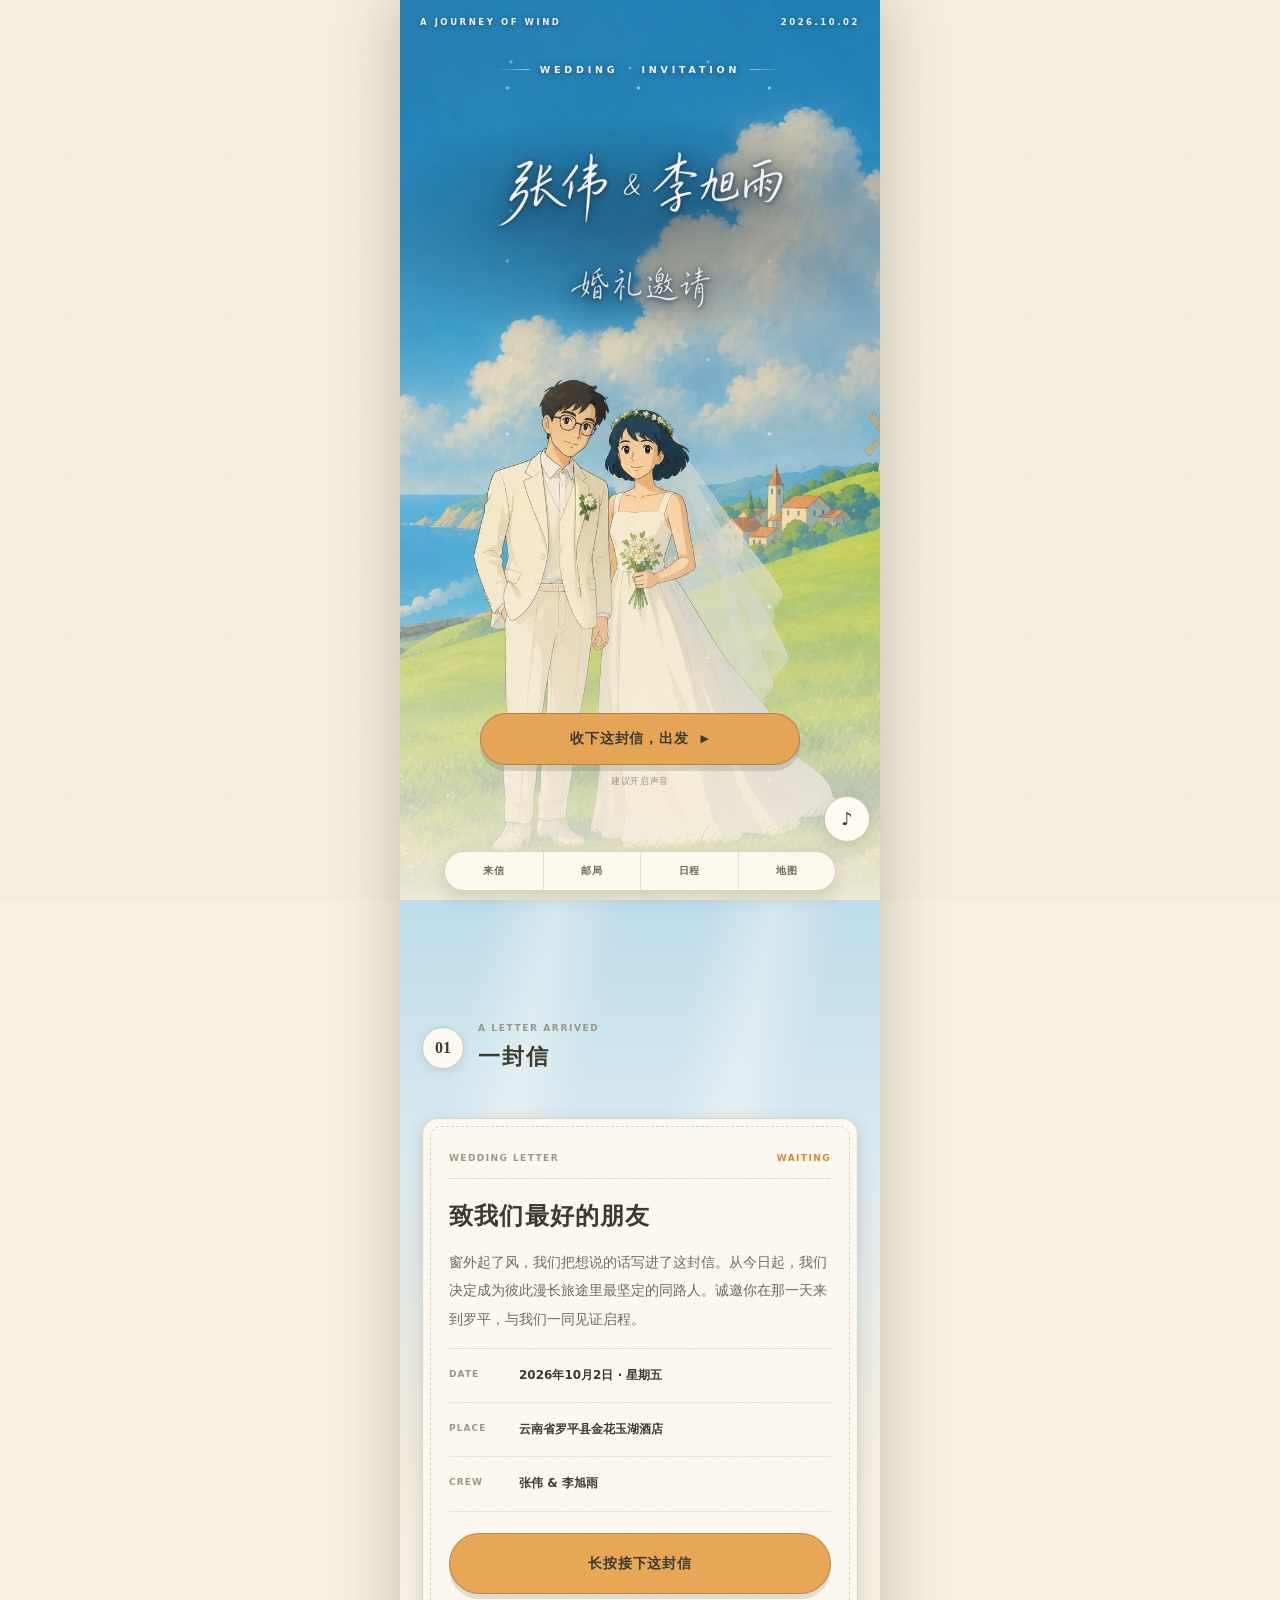
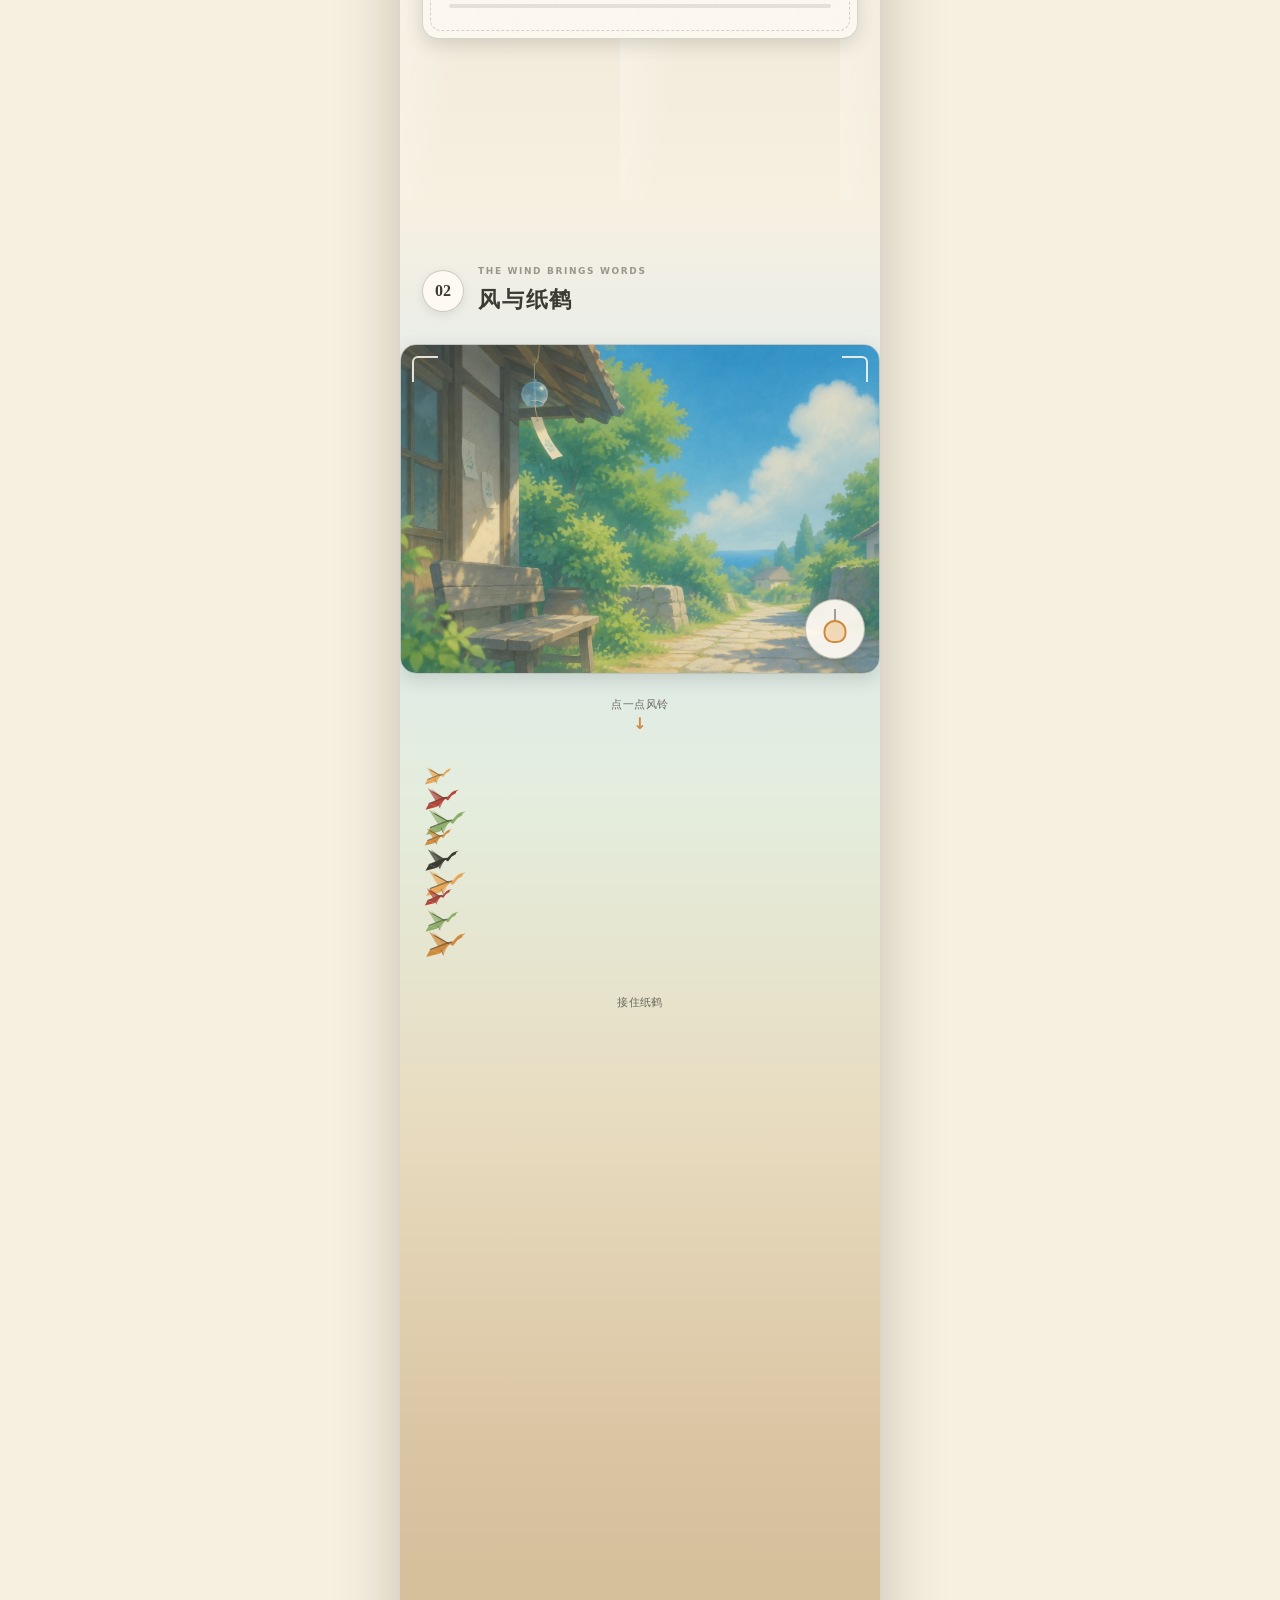
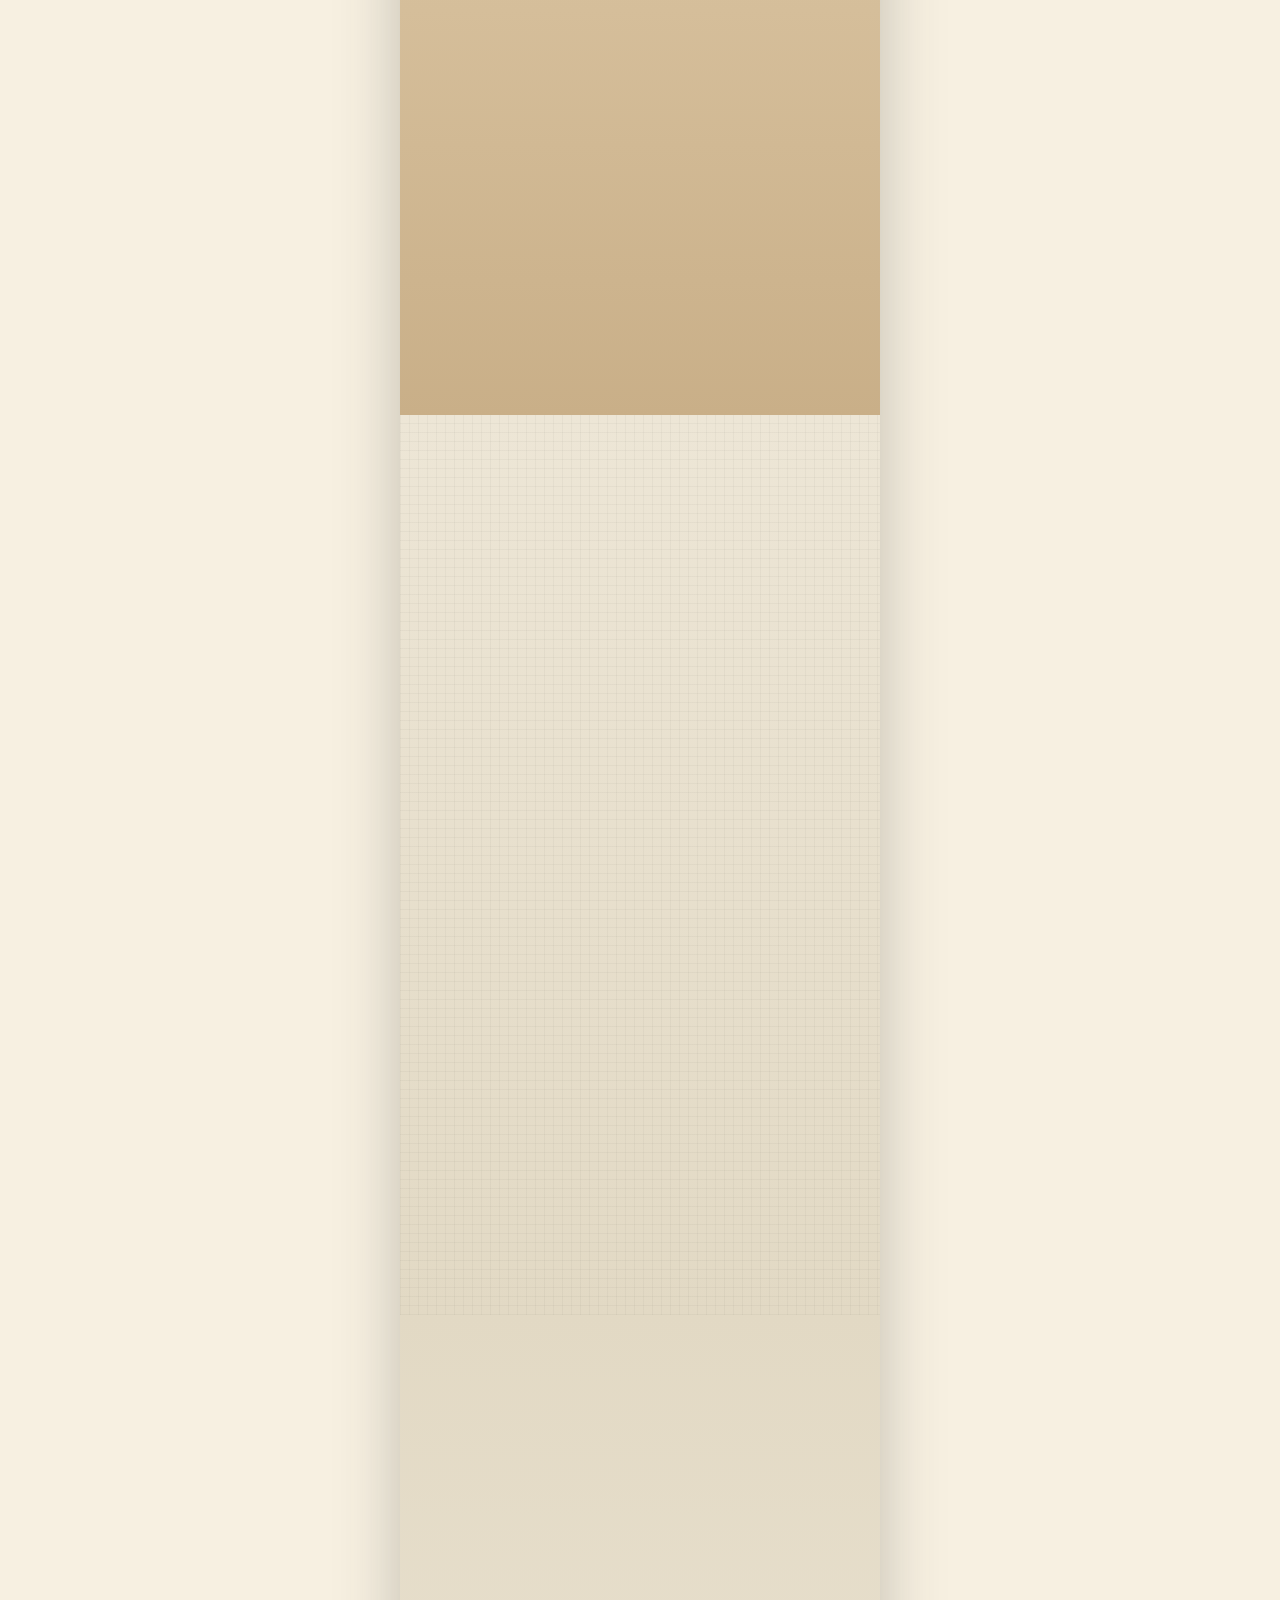
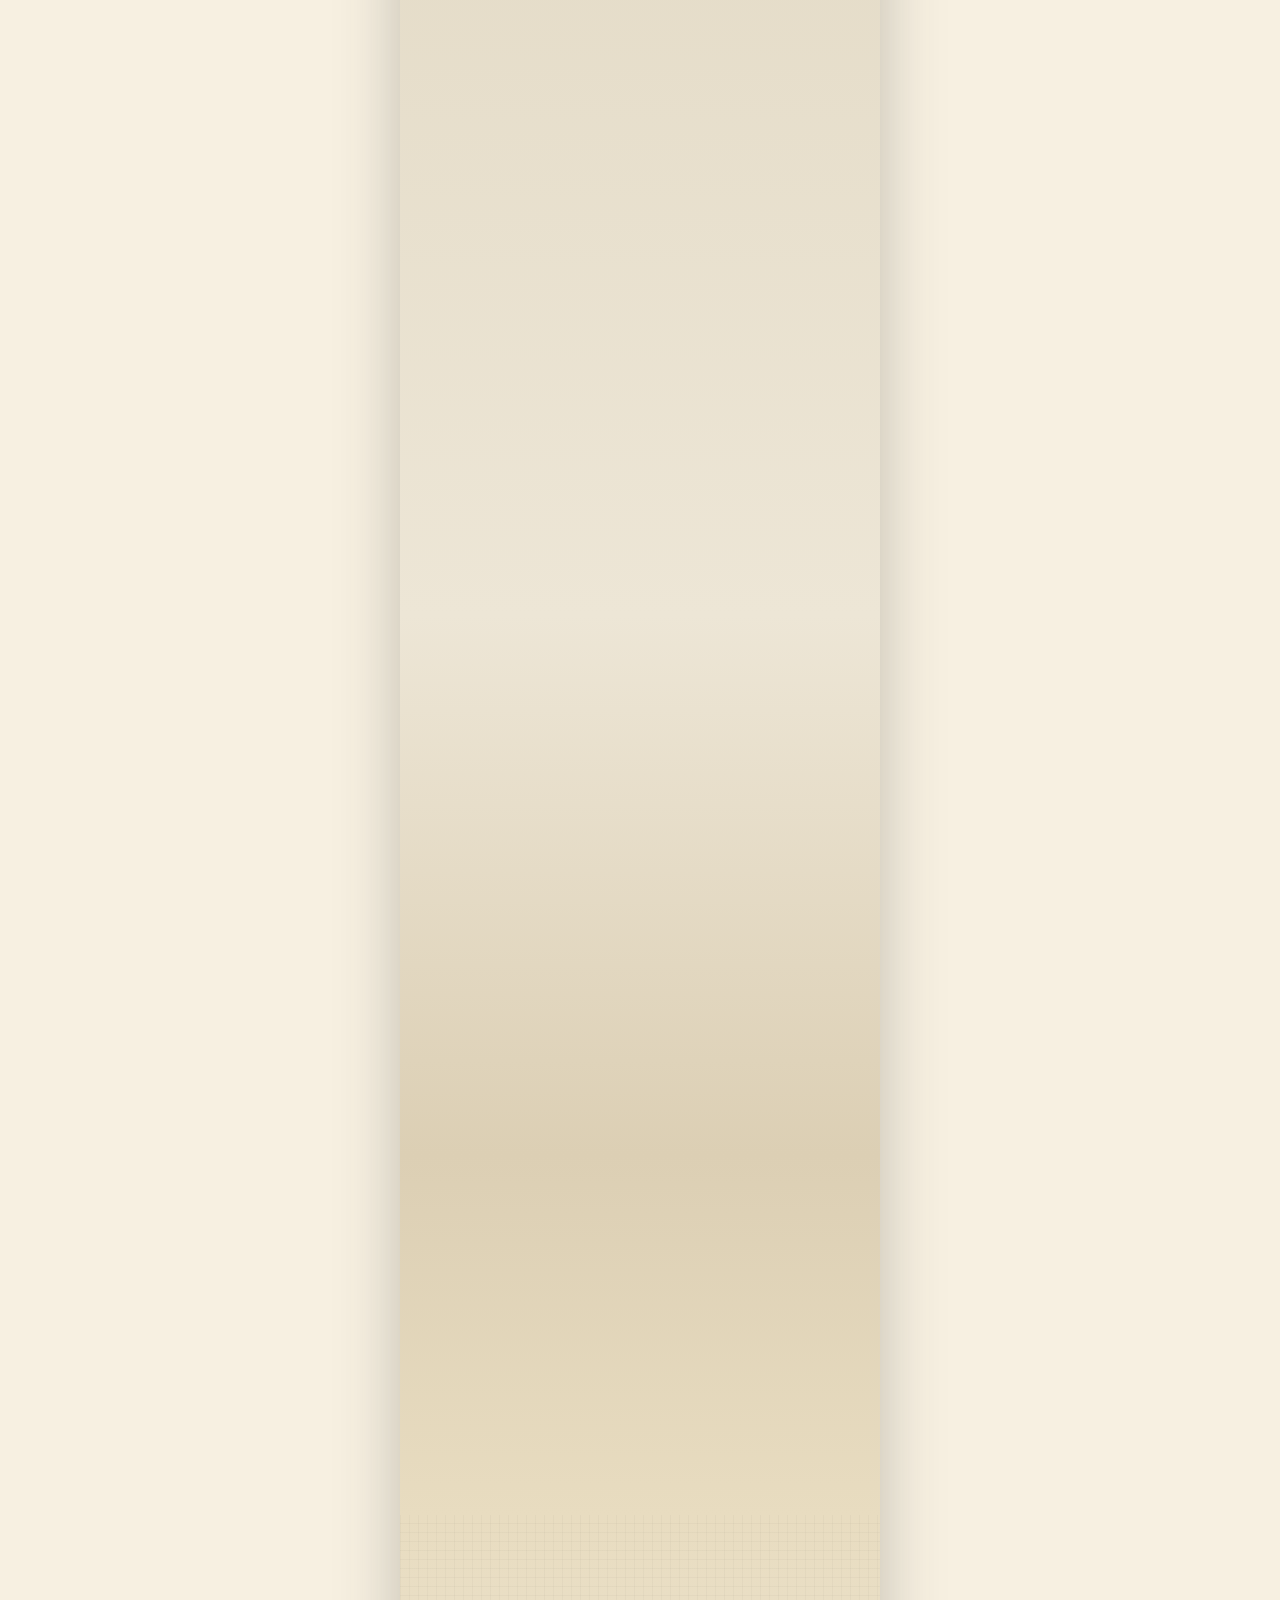
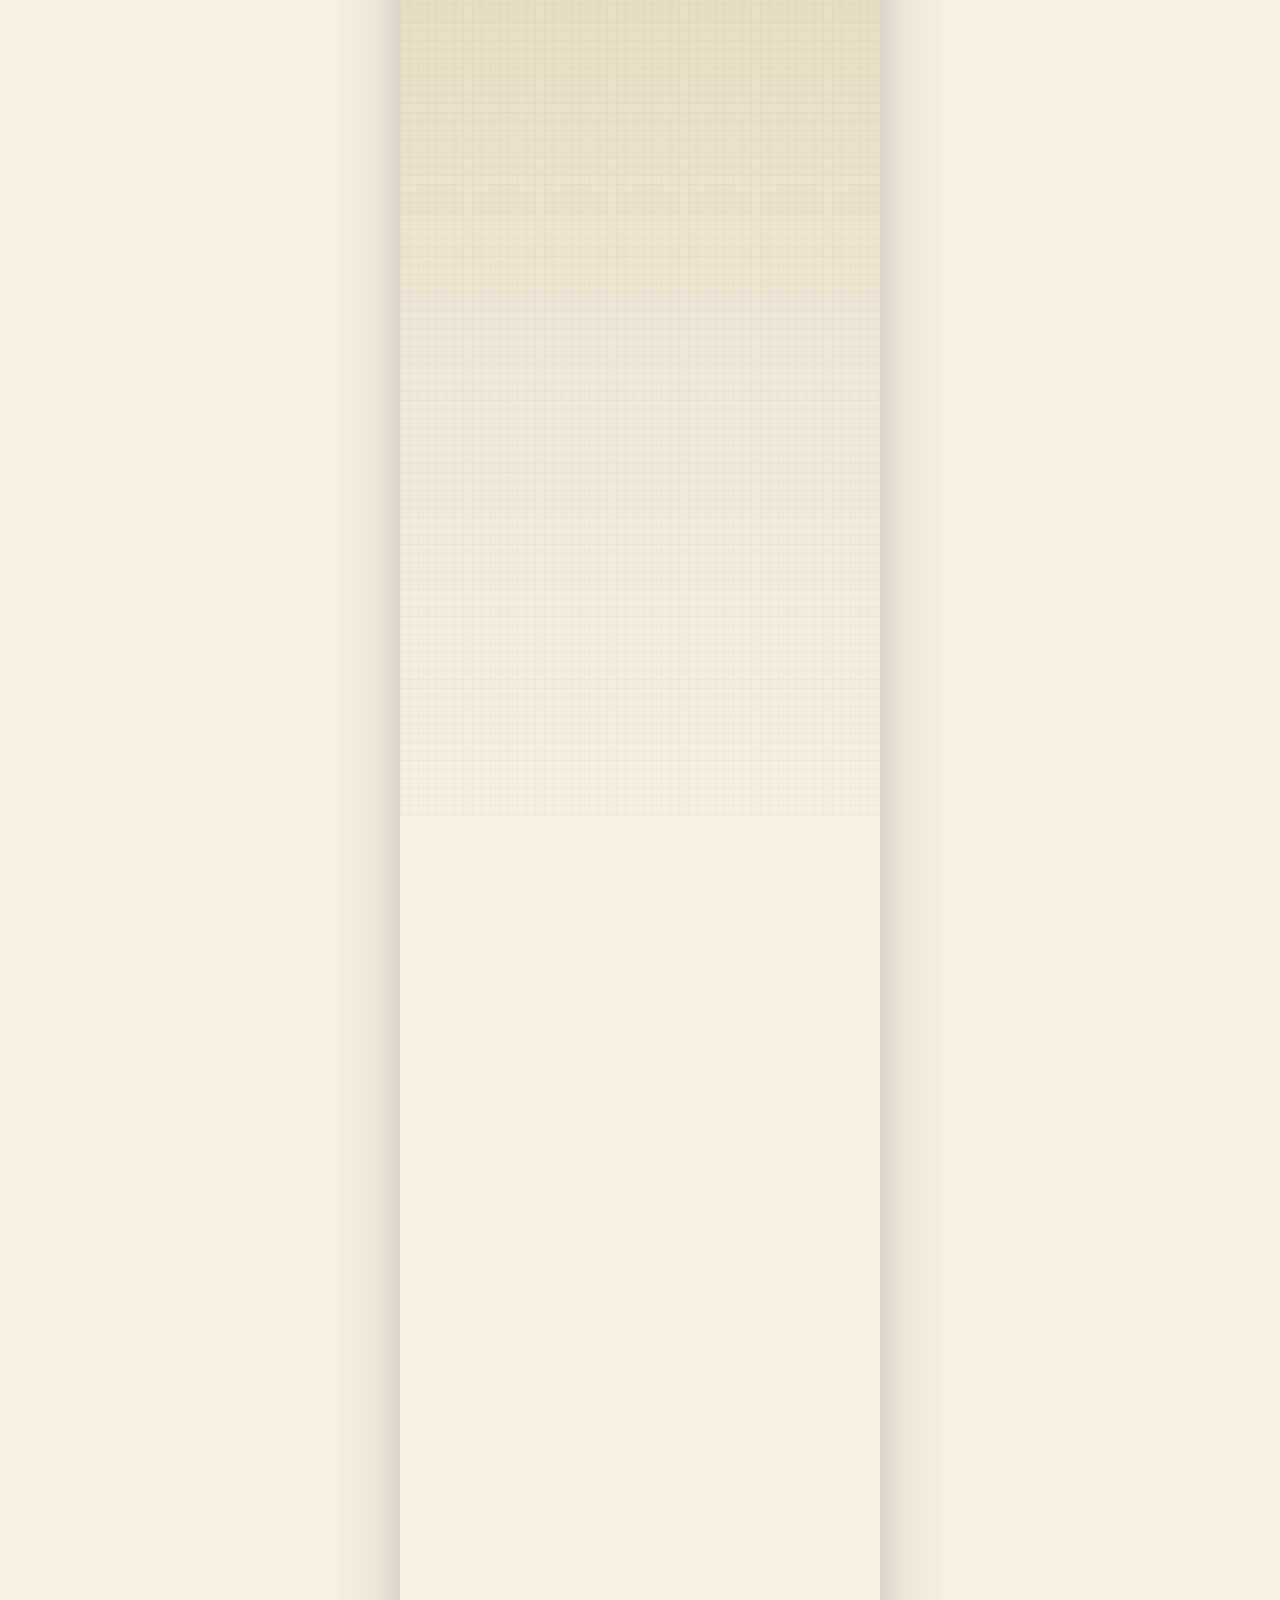
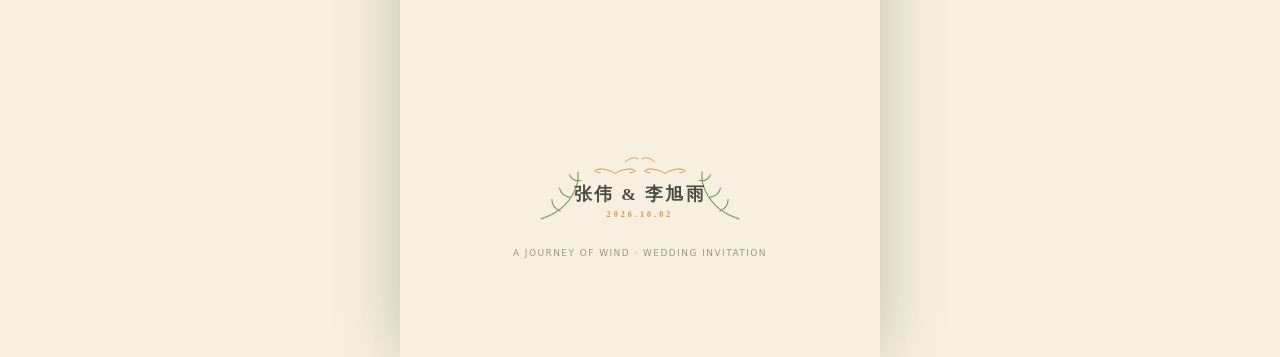
<file: index.html>
<!doctype html>
<html lang="zh-CN">
  <head>
    <meta charset="UTF-8" />
    <meta name="viewport" content="width=device-width, initial-scale=1.0, viewport-fit=cover" />
    <meta name="theme-color" content="#F7F0E1" />
    <meta name="description" content="张伟与李旭雨的婚礼邀请函：2026年10月2日，云南省罗平县金花玉湖酒店。收下这封信，循着风铃与纸鹤，来赴我们的约。" />
    <meta property="og:type" content="website" />
    <meta property="og:title" content="张伟 &amp; 李旭雨 · 婚礼邀请函" />
    <meta property="og:description" content="2026年10月2日 · 云南省罗平县金花玉湖酒店。风起时，请来赴约。" />
    <meta property="og:url" content="https://kali20gakki.github.io/wedding-invitation/" />
    <meta property="og:image" content="https://kali20gakki.github.io/wedding-invitation/assets/og-share.jpg" />
    <meta property="og:image:type" content="image/jpeg" />
    <meta property="og:image:width" content="1200" />
    <meta property="og:image:height" content="630" />
    <meta property="og:image:alt" content="夏日青草坡上的新人，远处有风车、小镇与驶过的蒸汽火车" />
    <!-- WebP 备用：部分客户端更省流量。Open Graph 允许 og:image 多张，消费方取第一张。 -->
    <meta property="og:image" content="https://kali20gakki.github.io/wedding-invitation/assets/og-share.webp" />
    <meta name="twitter:card" content="summary_large_image" />
    <meta name="twitter:title" content="张伟 &amp; 李旭雨 · 婚礼邀请函" />
    <meta name="twitter:description" content="2026年10月2日 · 云南省罗平县金花玉湖酒店。风起时，请来赴约。" />
    <meta name="twitter:image" content="https://kali20gakki.github.io/wedding-invitation/assets/og-share.jpg" />
    <!-- 微信 / QQ 的抓取器不保证读 og，这一条是老式但仍有爬虫认的缩略图提示 -->
    <link rel="image_src" href="https://kali20gakki.github.io/wedding-invitation/assets/og-share.jpg" />
    <title>张伟 &amp; 李旭雨 · 婚礼邀请函</title>
    <link rel="canonical" href="https://kali20gakki.github.io/wedding-invitation/" />
    <link rel="icon" type="image/svg+xml" href="./assets/wedding-logo.svg" />
    <link rel="stylesheet" href="./style.css" />
    <script type="module" src="./app.js"></script>
  </head>
  <body>
    <main class="phone-shell">
      <!-- ============================================================ 启程 -->
      <section class="hero" id="top">
        <img class="hero-art" src="./assets/hero-couple.webp" alt="张伟与李旭雨站在夏日的青草坡上，远处有风车、小镇与驶过的蒸汽火车" />
        <div class="hero-shade"></div>
        <div class="surface-glitter" aria-hidden="true"></div>
        <div class="hero-hud"><span>A JOURNEY OF WIND</span><span>2026.10.02</span></div>

        <p class="hero-kicker"><span>WEDDING</span><i>·</i><span>INVITATION</span></p>

        <div class="hero-meet">
          <img class="hero-names" src="./assets/text/text-names.webp" alt="张伟 与 李旭雨" />
          <!-- 原来这里是「2026.10.02」，但顶部状态条已有日期、下面场地卡也再写一遍，三处重复。
               改成一句邀请语（v3 重新生成的「婚礼邀请」四字，笔迹与姓名同一套）。 -->
          <img class="hero-invite" src="./assets/text/text-invite.webp" alt="婚礼邀请" />
        </div>

        <div class="hero-actions">
          <button class="dive-button" id="start-mission" type="button"><span>收下这封信，出发</span><b>▶</b></button>
          <p class="start-note">建议开启声音</p>
        </div>
      </section>

      <!-- ==================================================== 风的刻度 HUD -->
      <div class="game-hud" aria-hidden="true">
        <div class="depth"><small>WIND</small><b id="depth-value">0</b><span>风</span></div>
        <div class="oxygen"><span>云</span><i><b id="oxygen-fill"></b></i></div>
        <div class="caught"><span>🕊</span><b id="fish-count">0</b><small>/ 5</small></div>
      </div>

      <!-- ============================================================ 一封信 -->
      <section class="underwater story-section" id="briefing">
        <div class="water-rays" aria-hidden="true"></div>
        <div class="bubble-field" aria-hidden="true"></div>
        <header class="section-title reveal"><span>01</span><div><p>A LETTER ARRIVED</p><h2>一封信</h2></div></header>
        <article class="mission-card reveal">
          <div class="card-top"><span>WEDDING LETTER</span><b id="quest-status">WAITING</b></div>
          <h3>致我们最好的朋友</h3>
          <p>窗外起了风，我们把想说的话写进了这封信。从今日起，我们决定成为彼此漫长旅途里最坚定的同路人。诚邀你在那一天来到罗平，与我们一同见证启程。</p>
          <dl>
            <div><dt>DATE</dt><dd>2026年10月2日 · 星期五</dd></div>
            <div><dt>PLACE</dt><dd class="venue-one-line">云南省罗平县金花玉湖酒店</dd></div>
            <div><dt>CREW</dt><dd>张伟 &amp; 李旭雨</dd></div>
          </dl>
          <button class="accept-button" id="accept-quest" type="button">长按接下这封信</button>
          <div class="hold-progress" aria-hidden="true"><i></i></div>
        </article>
        <div class="mission-complete" id="mission-complete" role="status" aria-live="polite"><b>LETTER OPENED</b><span>你的名字已写进我们的名册</span></div>
      </section>

      <!-- ======================================================== 风与纸鹤 -->
      <!-- 原属 01，与「一封信」挤在同一屏（实测 1234px / 1.46 屏）。拆成独立一章，
           每章独占一屏后，风铃与纸鹤也有了自己的位置。 -->
      <section class="chime-section story-section" id="chime">
        <header class="section-title reveal"><span>02</span><div><p>THE WIND BRINGS WORDS</p><h2>风与纸鹤</h2></div></header>
        <div class="exploration-frame reveal">
          <img src="./assets/scene-chime.webp" alt="老屋檐下挂着风铃，长椅旁有石板小路" />
          <div class="camera-corners" aria-hidden="true"></div>
          <button class="sonar-button" id="sonar-button" type="button" aria-label="摇响风铃"><span>CHIME</span></button>
          <div class="sonar-field" aria-hidden="true"></div>
        </div>
        <p class="scene-caption reveal fish-caption">点一点风铃 <b class="fish-arrow" aria-hidden="true">↓</b></p>
        <div class="fish-field" id="fish-field" aria-label="可以接住的纸鹤"></div>
        <p class="scene-caption reveal fish-caption">接住纸鹤</p>
      </section>

      <!-- ====================================================== 风车邮局来信 -->
      <section class="crew-section story-section" id="crew">
        <header class="section-title reveal"><span>03</span><div><p>WINDMILL POST · PHOTO LETTERS</p><h2>风车邮局来信</h2></div></header>
        <div class="crew-phone reveal">
          <div class="phone-top"><span>WINDMILL POST</span><b>LETTERS</b></div>
          <div class="crew-slides" id="crew-slides">
            <article class="crew-slide is-active"><img src="./assets/crew/photo-01.webp" srcset="./assets/crew/photo-01@640.webp 640w, ./assets/crew/photo-01.webp 1280w" sizes="320px" alt="烛光里，戴白花冠的新娘侧坐" /><p>烛火一支支亮起来的时候，我才发觉，原来等待也可以这么温柔。</p></article>
            <article class="crew-slide"><img loading="lazy" src="./assets/crew/photo-02.webp" srcset="./assets/crew/photo-02@640.webp 640w, ./assets/crew/photo-02.webp 1280w" sizes="320px" alt="黑色背景前，新娘的纱帽与长头纱" /><p>白纱把周围都变得很安静，只剩心跳，一下一下，数着日子。</p></article>
            <article class="crew-slide"><img loading="lazy" src="./assets/crew/photo-03.webp" srcset="./assets/crew/photo-03@640.webp 640w, ./assets/crew/photo-03.webp 1280w" sizes="320px" alt="大理石楼梯旁，新娘捧着花，新郎倚栏而立" /><p>你站在光里等我，捧花记得那一刻的所有颜色。</p></article>
            <article class="crew-slide"><img loading="lazy" src="./assets/crew/photo-04.webp" srcset="./assets/crew/photo-04@640.webp 640w, ./assets/crew/photo-04.webp 1280w" sizes="320px" alt="古门前烛台旁，新郎为新娘掀起头纱" /><p>你替我掀开这层薄纱，从此所有郑重的事，都只想与一个人一同完成。</p></article>
            <article class="crew-slide"><img loading="lazy" src="./assets/crew/photo-05.webp" srcset="./assets/crew/photo-05@640.webp 640w, ./assets/crew/photo-05.webp 1280w" sizes="320px" alt="铺满白色玫瑰的长裙摆，花瓣从空中落下" /><p>裙摆铺开像一整片花海，每一朵都在说同一句祝福。</p></article>
            <article class="crew-slide"><img loading="lazy" src="./assets/crew/photo-06.webp" srcset="./assets/crew/photo-06@640.webp 640w, ./assets/crew/photo-06.webp 1280w" sizes="320px" alt="两人在绿荫下各撑一把透明雨伞相望" /><p>那把透明的伞遮得住雨，也容得下相视一笑；往后的每一场雨，都不必一个人走。</p></article>
            <article class="crew-slide"><img loading="lazy" src="./assets/crew/photo-07.webp" srcset="./assets/crew/photo-07@640.webp 640w, ./assets/crew/photo-07.webp 1280w" sizes="320px" alt="俯瞰草坪，白花与两人相对而立" /><p>草地很大，可我只看见你伸过来的那只手。</p></article>
            <article class="crew-slide"><img loading="lazy" src="./assets/crew/photo-08.webp" srcset="./assets/crew/photo-08@640.webp 640w, ./assets/crew/photo-08.webp 1280w" sizes="320px" alt="新娘立于拱形窗前，长纱垂落在花瓣上" /><p>光从拱窗斜进来落在白纱上。要出发了，门外有风、有远山，也有等了很久的你。</p></article>
            <article class="crew-slide"><img loading="lazy" src="./assets/crew/photo-09.webp" srcset="./assets/crew/photo-09@640.webp 640w, ./assets/crew/photo-09.webp 1280w" sizes="320px" alt="黑色背景前，宽檐纱帽的新娘与黑西装的新郎" /><p>我们隔着一点距离站着，却早就站在了同一条路上。</p></article>
          </div>
          <div class="crew-controls">
            <button type="button" data-crew="prev" aria-label="上一张">◀</button>
            <output id="crew-name">1 / 9</output>
            <button type="button" data-crew="next" aria-label="下一张">▶</button>
          </div>
        </div>
      </section>

      <!-- ========================================================== 旅人手账 -->
      <section class="schedule-section story-section" id="schedule">
        <header class="section-title reveal"><span>04</span><div><p>TRAVELER'S NOTEBOOK · TODAY</p><h2>旅人手账</h2></div></header>
        <div class="restaurant-screen reveal">
          <img src="./assets/scene-window.webp" alt="老街木窗，窗台上摆着面包篮与陶杯" />
          <div class="restaurant-status"><i></i><span>OPEN FOR GUESTS</span></div>
        </div>
        <div class="menu-board reveal">
          <p class="board-title">当 日 行 程 · TODAY</p>
          <article><time>11:30</time><div><b>午宴</b><span>金花玉湖酒店 · 入席开宴</span></div><strong>❀❀</strong></article>
          <article><time>14:30</time><div><b>草坪婚礼</b><span>交换戒指 · 答谢 · 合影</span></div><strong>❀❀❀</strong></article>
          <article><time>20:00</time><div><b>After Party</b><span>灯火与晚风 · 接着聊到尽兴</span></div><strong>❀</strong></article>
          <div class="menu-total"><span>LOVE POINT</span><b>MAX</b></div>
        </div>
      </section>

      <!-- ========================================================== 手绘地图 -->
      <section class="arrival story-section" id="arrival">
        <header class="section-title reveal"><span>05</span><div><p>MAP · MEETING POINT</p><h2>往那盏灯的路</h2></div></header>
        <article class="map-console reveal">
          <div class="map-grid" aria-hidden="true"></div>
          <div class="map-pulse" aria-hidden="true"><i></i><b>⚑</b></div>
          <p class="coordinate">MEETING POINT</p>
          <h3>云南省罗平县金花玉湖酒店</h3>
          <p>11:30 午宴与 14:30 草坪婚礼都在酒店内，20:00 还有 After Party。点开地图跟着导航走即可。</p>
          <figure class="hotel-shot">
            <img src="./assets/scene-hotel.webp" alt="金花玉湖酒店：环形绿植阳台的穹顶主楼，前方两座白色圆顶馆" />
            <figcaption>婚礼场地 · 金花玉湖酒店</figcaption>
          </figure>
          <a href="https://surl.amap.com/gjQT5wW87AR" target="_blank" rel="noopener noreferrer">打开高德地图导航 <span>↗</span></a>
        </article>
      </section>

      <!-- ========================================================== 旅人名册 -->
      <section class="rsvp-section story-section" id="rsvp">
        <header class="section-title reveal"><span>06</span><div><p>TRAVELER'S NOTEBOOK · GUEST LIST</p><h2>在旅人名册上落款</h2></div></header>
        <div class="rsvp-phone reveal">
          <div class="app-bar"><span>◉</span><b>TRAVELER'S NOTEBOOK</b><small>LOCAL DEMO</small></div>
          <form id="rsvp-form" novalidate>
            <p class="demo-notice">您的登记信息将通过飞书问卷提交，并保存在新人维护的飞书表格中，仅用于本次婚礼的安排。</p>
            <label><span>宾客姓名 <b>*</b></span><input name="guestName" maxlength="30" autocomplete="name" required placeholder="请输入姓名" /></label>
            <label><span>出席人数 <b>*</b></span><select name="partySize"><option value="1">1 人</option><option value="2">2 人</option><option value="3">3 人</option><option value="4">4 人</option><option value="5">5 人</option><option value="6">6 人</option></select></label>
            <fieldset id="accommodation-field"><legend>是否需要住宿 <b>*</b></legend><div class="choice-row"><label><input type="radio" name="needsAccommodation" value="no" checked /><span>不需要</span></label><label><input type="radio" name="needsAccommodation" value="yes" /><span>需要住宿</span></label></div></fieldset>
            <div class="date-fields" id="accommodation-dates" hidden><label><span>入住时间</span><input type="datetime-local" name="checkInAt" value="2026-10-01T14:00" /></label><label><span>退房时间</span><input type="datetime-local" name="checkOutAt" value="2026-10-03T12:00" /></label></div>
            <label><span>联系电话</span><input name="phone" maxlength="20" inputmode="tel" autocomplete="tel" placeholder="方便新人联系（选填）" /></label>
            <label><span>写在纸背上的话</span><textarea name="message" maxlength="200" rows="4" placeholder="写一句祝福吧（选填）"></textarea><small><output id="message-count">0</output>/200</small></label>
            <p class="form-error" id="rsvp-error" role="alert" hidden></p>
            <button class="submit-button" type="submit"><span>保存赴约信息</span><b>▶</b></button>
          </form>
          <div class="rsvp-success" id="rsvp-success" tabindex="-1" hidden><div class="success-radar"><i></i><b>✓</b></div><h3 id="rsvp-success-title">登记成功</h3><p id="rsvp-success-summary"></p><button id="rsvp-edit" type="button">修改登记信息</button></div>
          <div class="rsvp-external" id="rsvp-external" hidden><div class="success-radar"><i></i><b>↗</b></div><h3>名册已备好</h3><p>点击下方按钮填写赴约信息。填完后请回到这一页，抽一张属于你的邀请函。</p><a id="rsvp-external-link" href="#" target="_blank" rel="noopener noreferrer">填写赴约信息 <span>↗</span></a></div>
        </div>
      </section>

      <!-- ============================================================ 抽卡 -->
      <section class="draw-section story-section" id="draw">
        <header class="section-title reveal"><span>07</span><div><p>TAKE ONE WITH YOU</p><h2>带走一张</h2></div></header>
        <!-- 标题按前五章左对齐，牌堆与按钮在下方单独居中成一列 -->
        <div class="draw-stage-area">
          <p class="draw-lead reveal">信读完了，路也认清了。抽一张属于你的邀请函，留好截图，草坪婚礼环节要用它做游戏。</p>
          <div class="draw-deck reveal" aria-hidden="true"><i></i><i></i><i></i><i></i><i></i></div>
          <button class="draw-open reveal" id="draw-open" type="button"><span>抽一张邀请函</span><b>✦</b></button>
        </div>
      </section>

      <div class="draw-layer" id="draw-layer" hidden>
        <div class="draw-panel" role="dialog" aria-modal="true" aria-labelledby="draw-title">
          <h3 class="draw-title" id="draw-title">风把你的那一张吹来了</h3>
          <p class="draw-sub">A CARD FOR YOU</p>
          <div class="draw-stage" id="draw-stage">
            <button class="draw-back" id="draw-back" type="button" aria-label="翻开卡片">鹤</button>
          </div>
          <div class="draw-actions" id="draw-actions">
            <button class="primary" id="draw-save" type="button" hidden>保存到相册</button>
            <button id="draw-again" type="button">再抽一张</button>
            <button id="draw-close" type="button">关闭</button>
          </div>
          <p class="draw-note" id="draw-note" hidden>提示：在手机上长按图片即可保存到相册。</p>
        </div>
      </div>

      <!-- ============================================================ 结尾 -->
      <section class="ending story-section">
        <img src="./assets/scene-ending.webp" alt="夕阳下起伏的草坡，山丘上有一栋小屋" />
        <div class="ending-copy reveal">
          <p>THE WIND REMEMBERS</p>
          <h2>风会记得<br />我们的名字</h2>
          <b>张伟&李旭雨</b><span>2026.10.02 · 等你赴约</span>
        </div>
      </section>
      <footer><img src="./assets/wedding-logo.svg" alt="张伟与李旭雨的婚礼" /><p>A JOURNEY OF WIND · WEDDING INVITATION</p></footer>
    </main>

    <nav class="quick-nav" aria-label="快捷导航"><a href="#briefing">来信</a><a href="#crew">邮局</a><a href="#schedule">日程</a><a href="#arrival">地图</a></nav>
    <div class="music-dock">
      <audio id="official-bgm" preload="metadata" loop playsinline src="./assets/wedding-bgm.mp3"></audio>
      <p id="music-hint">点击播放：风与吉他</p><button id="music-toggle" type="button" aria-pressed="false" aria-label="播放背景音乐"><span>♪</span></button>
    </div>
  </body>
</html>
</file>
<file: style.css>
/* ============================================================================
   风之旅 · 吉卜力画风婚礼邀请函
   ----------------------------------------------------------------------------
   命名映射（历史遗留名 → 当前场景语义）
   本文档为"风之旅"主题，下列标识符沿用旧名以免漏改 selector：
     .pixel-fish      → 纸鹤（天空中飘过的折纸鹤，图案见 assets/crane-*.svg）
     #fish-field      → 纸鹤场（天空区域容器）
     #fish-count      → 纸鹤计数 0/5
     .fish-blessing   → 祝福纸条
     .fish-caption    → "接住纸鹤" 提示
     .sonar-button    → 风铃按钮
     .sonar-field     → 风铃波纹场
     .game-hud        → 风的刻度 / 云的高度 / 纸鹤计数
     .underwater      → 天空与草原区
     .water-rays      → 云隙光 / 风带
     .bubble-field    → 风和叶屑
     .restaurant-screen → 老街的木窗
     .menu-board      → 亚麻布上的手写当日行程
   ============================================================================ */

:root{
  /* 沿用旧变量名，只换色值 */
  --deep:#F7F0E1;
  --navy:#A8CFE0;
  --sea:#8FAE6B;
  --cyan:#DCEAF0;
  --yellow:#E8A657;
  --paper:#FFFBF2;
  --pixel-shadow:none;

  /* 吉卜力色阶 */
  --ink:#3A3B33;
  --ink-soft:#6B6A5E;
  --ink-faint:#9A9689;
  --sky:#A8CFE0;
  --sky-deep:#7FB8D4;
  --grass:#8FAE6B;
  --grass-deep:#6E9153;
  --sunset:#E8A657;
  --sunset-deep:#D08A3E;
  --brick:#B6463C;
  --cream:#F7F0E1;
  --cloud:#FFFDF6;
  --kraft:#D9C3A0;
  --kraft-deep:#BFA97F;
  --linen:#EDE6D6;
  --shadow:0 6px 18px rgba(58,59,51,.16);
  --shadow-soft:0 3px 10px rgba(58,59,51,.10);
  --stroke:2px solid rgba(58,59,51,.28);
  --serif:"Songti SC","Noto Serif SC","Source Han Serif SC",Georgia,serif;
  --sans:"PingFang SC","Hiragino Sans GB","Microsoft YaHei",system-ui,sans-serif;

  /* 纸纹（内联 SVG 噪点，零外部请求） */
  --grain:url("data:image/svg+xml,%3Csvg xmlns='http://www.w3.org/2000/svg' width='160' height='160'%3E%3Cfilter id='n'%3E%3CfeTurbulence type='fractalNoise' baseFrequency='.85' numOctaves='3'/%3E%3C/filter%3E%3Crect width='160' height='160' filter='url(%23n)' opacity='.5'/%3E%3C/svg%3E");
}

*{box-sizing:border-box}

html{scroll-behavior:smooth;background:var(--deep)}

body{
  margin:0;color:var(--ink);background:var(--deep);
  font-family:var(--sans);font-size:15px;line-height:1.6;
  -webkit-font-smoothing:antialiased;
}

button,input,select,textarea{font:inherit;color:inherit}
button,a{-webkit-tap-highlight-color:transparent}
img{display:block;max-width:100%}
[hidden]{display:none!important}

/* 全局纸纹层：轻微哑光颗粒 */
body::before{
  content:"";position:fixed;inset:0;z-index:1;pointer-events:none;
  background-image:var(--grain);opacity:.16;mix-blend-mode:multiply;
}

/* ---------------------------------------------------------------- 手机外壳 */
.phone-shell{
  position:relative;z-index:0;width:min(100%,480px);margin:auto;overflow:hidden;
  background:var(--cream);box-shadow:0 0 60px rgba(58,59,51,.28);
}

/* -------------------------------------------------------------------- 首页 */
.hero{position:relative;min-height:100svh;overflow:hidden;background:var(--sky)}

.hero-art{
  position:absolute;inset:0;width:100%;height:100%;
  object-fit:cover;object-position:center 42%;
}

/* 首页遮罩：上部分压暗一点，给白色手写字提供对比；
   下部分提亮（奶白），保证场地卡片与按钮上的深色文字清晰。
   压暗范围要覆盖到日期那一行（约 40% 高度），否则日期对比度不足（实测只有 2.29）。 */
.hero-shade{
  position:absolute;inset:0;
  background:linear-gradient(180deg,
    rgba(30,62,92,.24) 0%,
    rgba(30,62,92,.22) 20%,
    rgba(30,62,92,.16) 34%,
    rgba(30,62,92,.08) 44%,
    rgba(30,62,92,0) 52%,
    rgba(247,240,225,.42) 74%,
    rgba(247,240,225,.95) 100%);
}

/* 草叶露水 / 飞鸟（原"海面波光"） */
.surface-glitter{
  position:absolute;inset:0;opacity:.5;
  background-image:
    radial-gradient(circle,rgba(255,255,255,.95) 0 1.4px,transparent 2px),
    radial-gradient(circle,rgba(255,253,246,.9) 0 1px,transparent 1.8px);
  background-position:12% 24%,74% 38%;
  background-size:131px 173px,197px 149px;
  animation:glitter 7s ease-in-out infinite;
}

/* 用绝对定位精确控制首页三层：顶部标识 / 中部姓名 / 底部场地与按钮。
   原因：封面图里新人占满画面中部，flex 排布无法避开人物头部，只能按百分比定位。 */
.hero{
  position:relative;min-height:100svh;overflow:hidden;
  background:var(--sky);
}

/* 顶部两个元素都去掉容器，让文字直接落在压暗的天空上。
   原来两个几乎相同的白胶囊（同底色、同边框、同圆角、同灰绿文字）
   读起来像悬浮的界面组件；改成白色小字 + 字距 + 细线装饰，才是邀请函的气质。
   对比度由 .hero-shade 顶部的压暗层提供，不靠不透明底色。 */
.hero-hud{
  position:absolute;z-index:4;top:max(16px,env(safe-area-inset-top));left:20px;right:20px;
  display:flex;justify-content:space-between;align-items:center;
  color:rgba(255,255,255,.94);
  font-size:8.5px;font-weight:600;letter-spacing:.3em;
  text-shadow:0 1px 5px rgba(20,44,68,.6);
  pointer-events:none;
}

/* 邀请函标识：一行小字，两侧细线 + 小星作装饰 */
.hero-kicker{
  position:absolute;z-index:3;top:calc(env(safe-area-inset-top) + 62px);left:50%;
  display:flex;align-items:center;gap:10px;margin:0;
  color:rgba(255,255,255,.96);
  font-size:9.5px;font-weight:700;letter-spacing:.4em;
  text-shadow:0 1px 6px rgba(20,44,68,.62);
  transform:translateX(-50%);white-space:nowrap;
}
.hero-kicker::before,.hero-kicker::after{
  content:"";width:32px;height:1px;
  background:linear-gradient(90deg,transparent,rgba(255,255,255,.58));
}
.hero-kicker::after{background:linear-gradient(90deg,rgba(255,255,255,.58),transparent)}
.hero-kicker i{color:rgba(255,255,255,.8);font-style:normal;letter-spacing:0;font-size:8px}

/* 姓名与邀请语：落在天空区，避开画面里的人物头部。
   原先是 top:24%，姓名下方还挂着一行日期，日期正好压在两人头顶（实测 37% 处）。
   现在整体上移到 15%，并去掉那行日期，换成一句邀请语。 */
.hero-meet{
  position:absolute;z-index:3;top:15%;left:0;right:0;
  display:flex;flex-direction:column;align-items:center;pointer-events:none;
}
/* 姓名与邀请语下方那一道自然压暗：封面图在 34% 处由暗转亮，
   不加这一层的话白色手写字正好骑在明暗交界线上，读起来发花。 */
.hero-meet::before{
  content:"";position:absolute;z-index:-1;left:-12%;right:-12%;top:-18%;bottom:-26%;
  background:radial-gradient(ellipse 74% 62% at 50% 48%,rgba(22,46,72,.42),rgba(22,46,72,0) 72%);
}
.hero-names{
  width:min(76vw,320px);height:auto;
  /* 白色手写字需要阴影才有对比度：先一层紧实的暗影定形，再两层柔和散影分离背景 */
  filter:drop-shadow(0 1px 2px rgba(20,44,68,.8))
         drop-shadow(0 3px 8px rgba(20,44,68,.55))
         drop-shadow(0 8px 22px rgba(20,44,68,.4));
}
/* 邀请语：「婚礼邀请」四个字，作为姓名下方的副题。
   尺寸按**字面实际高度**反推，不是拍宽度：新图墨迹 393×113，姓名墨迹 803×209，
   渲染后姓名的字面高约 74px，取六成得目标字面高 45px → 图宽 = 45 × 393/113 ≈ 155px。
   视觉上姓名是绝对主体，邀请语约占姓名宽度的四成、字面高度的六成。 */
.hero-invite{
  width:min(40vw,155px);height:auto;margin-top:16px;opacity:.94;
  filter:drop-shadow(0 1px 2px rgba(20,44,68,.85))
         drop-shadow(0 3px 7px rgba(20,44,68,.7))
         drop-shadow(0 7px 18px rgba(20,44,68,.5));
}

/* 底部：按钮 + 提示。
   原来这里还有一张「日期 + 场地」的白卡片，和顶部状态条的日期、场地章节的
   地址重复了三遍，已删除；按钮相应上移。
   高度 112px 而不是 74px：右下角 .music-dock（46px 圆钮 + 58px 底距）占据视口
   底部约 104px，74px 时按钮右下角和提示文案会压到音乐坞的「点击播放」气泡上
   （实测 390×844 上重叠 52×14px）。留 8px 余量。 */
.hero-actions{
  position:absolute;z-index:3;left:22px;right:22px;
  bottom:calc(env(safe-area-inset-bottom) + 112px);
  display:flex;flex-direction:column;align-items:center;
}

.dive-button{
  display:flex;align-items:center;justify-content:center;gap:12px;
  width:100%;max-width:320px;padding:14px 20px;
  border:1px solid rgba(58,59,51,.3);border-radius:999px;
  color:var(--ink);background:var(--sunset);
  box-shadow:0 6px 0 rgba(58,59,51,.16);cursor:pointer;
  font-size:13.5px;font-weight:900;letter-spacing:.06em;
  transition:transform .2s ease,box-shadow .2s ease;
}
.dive-button:active{transform:translateY(3px);box-shadow:0 3px 0 rgba(58,59,51,.16)}
.dive-button b{font-size:11px}

.start-note{
  margin:9px 0 0;color:var(--ink-faint);
  font-size:9px;text-align:center;letter-spacing:.06em;
}

/* ------------------------------------------------------------- 顶部状态 HUD */
.game-hud{
  position:fixed;z-index:18;top:max(8px,env(safe-area-inset-top));left:50%;
  display:flex;align-items:center;justify-content:space-between;
  width:min(calc(100% - 16px),464px);padding:9px 14px;
  border:1px solid rgba(58,59,51,.2);border-radius:999px;
  color:var(--ink-soft);background:rgba(255,251,242,.88);
  backdrop-filter:blur(8px);box-shadow:var(--shadow-soft);
  font-size:9px;font-weight:700;letter-spacing:.1em;
  transform:translateX(-50%) translateY(-160%);
  transition:transform .5s ease;
}
.game-hud.is-visible{transform:translateX(-50%) translateY(0)}
.depth,.caught{display:flex;align-items:baseline;gap:4px}
.depth b,.caught b{color:var(--ink);font-size:15px;font-weight:900;letter-spacing:0}
.depth span,.caught small{color:var(--ink-faint);font-weight:700}
.oxygen{display:flex;align-items:center;gap:7px}
.oxygen>span{color:var(--ink-faint);font-weight:700}
.oxygen i{
  display:block;width:56px;height:6px;overflow:hidden;
  border-radius:999px;background:rgba(58,59,51,.13);
}
.oxygen b{display:block;height:100%;width:100%;border-radius:999px;background:var(--cloud);transform-origin:left center}

/* ------------------------------------------------------------ 通用板块容器 */
/* 每一章独占一屏：min-height 用 svh（小视口高度），移动端地址栏收起时不会跳动。
   display:flex + justify-content:center 让内容在屏内垂直居中，而不是顶在上边留一大块空。
   padding-bottom 让开底部固定的快捷导航（约 46px + 9px 间距），
   因此可用的中心略高于屏幕正中 —— 这正好是视觉上舒服的位置。
   用 min-height 而不是固定 height：内容万一超出仍会自然撑高，不会被裁掉。 */
.story-section{
  position:relative;overflow:hidden;
  display:flex;flex-direction:column;justify-content:center;
  min-height:100svh;padding:64px 22px 104px;
  /* 整页 7 屏，只有 1~2 屏在视口内。让浏览器跳过屏幕外章节的布局与绘制，
     滚动时不必反复重算 9 只飘动纸鹤和 28 个浮尘的动画 —— 这是页面发卡的主因之一。
     用 auto 关键字保留内在尺寸，避免滚动条长度跳动。
     注：content-visibility 之外的浏览器会忽略这条，不影响其它样式。 */
  content-visibility:auto;
  /* contain-intrinsic-size 量的是「内容盒」，不含上下 64/104 的内边距。
     写 100svh 会让屏幕外章节占位 100svh+168px，首屏文档高度凭空多出 12%，
     滚动条长度随着章节渲染逐屏缩短 —— 也就是滚动条会「跳」。
     写成 100svh-168px 才和真实高度对得上（168 = 64 + 104）。 */
  contain-intrinsic-size:auto calc(100svh - 168px);
}
/* 内容一律从左边起排，避免 flex 居中把块级子元素缩成内容宽度 */
.story-section>*{width:100%;flex:0 0 auto}

/* 天空 → 草原（一封信） */
.underwater{
  background:linear-gradient(180deg,#BFDCEA 0,#DCEAF0 30%,#EDE6D6 62%,#F7F0E1 100%);
}

/* 白云 → 草坡（风与纸鹤） */
.chime-section{
  background:linear-gradient(180deg,#F7F0E1 0,#DCEAF0 34%,#E4EDDD 66%,#E8DCC0 100%);
}

/* 云隙光 / 风带（原水下丁达尔光） */
.water-rays{
  position:absolute;inset:0;pointer-events:none;opacity:.5;
  background:linear-gradient(102deg,transparent 22%,rgba(255,253,246,.72) 38%,transparent 54%) 0 0/220px 100% repeat-x;
  animation:drift 14s ease-in-out infinite alternate;
}

/* 风与叶屑（原上浮气泡） */
.bubble-field i{
  position:absolute;bottom:-30px;width:7px;height:7px;border-radius:50%;
  background:rgba(255,253,246,.85);opacity:.7;
  animation:float var(--duration,7s) linear var(--delay,0s) infinite;
}

.section-title{position:relative;z-index:2;display:flex;gap:14px;align-items:center;margin-bottom:26px}
.section-title>span{
  display:grid;place-items:center;width:42px;height:42px;flex:0 0 42px;
  border:1px solid rgba(58,59,51,.25);border-radius:50%;
  color:var(--ink);background:rgba(255,251,242,.9);
  font-family:var(--serif);font-size:16px;font-weight:900;
  box-shadow:var(--shadow-soft);
}
.section-title p{margin:0 0 4px;color:var(--ink-faint);font-size:9px;font-weight:700;letter-spacing:.18em}
.section-title h2{
  margin:0;color:var(--ink);font-family:var(--serif);
  font-size:22px;font-weight:900;letter-spacing:.08em;
}

/* -------------------------------------------------------------- 一封信卡片 */
.mission-card{
  position:relative;z-index:2;padding:22px 20px 20px;
  border:1px solid rgba(58,59,51,.2);border-radius:16px;
  color:var(--ink);background:var(--paper);
  box-shadow:var(--shadow);
}
.mission-card::before{
  content:"";position:absolute;inset:0;border-radius:16px;pointer-events:none;
  background-image:var(--grain);opacity:.2;mix-blend-mode:multiply;
}
.mission-card::after{
  content:"";position:absolute;inset:7px;border-radius:11px;
  border:1px dashed rgba(58,59,51,.2);pointer-events:none;
}
.card-top{
  position:relative;z-index:1;display:flex;justify-content:space-between;align-items:center;
  padding-bottom:12px;border-bottom:1px solid rgba(58,59,51,.14);
  color:var(--ink-faint);font-size:9px;font-weight:700;letter-spacing:.16em;
}
.card-top b{color:var(--sunset-deep);font-weight:900}
.mission-card h3{
  position:relative;z-index:1;margin:16px 0 10px;color:var(--ink);
  font-family:var(--serif);font-size:21px;font-weight:900;letter-spacing:.05em;
}
.mission-card>p{position:relative;z-index:1;margin:0 0 18px;color:var(--ink-soft);font-size:13px;line-height:1.95}
.mission-card dl{position:relative;z-index:1;margin:0;border-top:1px solid rgba(58,59,51,.14)}
.mission-card dl div{display:grid;grid-template-columns:60px 1fr;gap:10px;padding:11px 0;border-bottom:1px solid rgba(58,59,51,.1)}
.mission-card dt{color:var(--ink-faint);font-size:9px;font-weight:700;letter-spacing:.12em;line-height:1.9}
.mission-card dd{margin:0;color:var(--ink);font-size:12px;font-weight:700;line-height:1.6}
.venue-one-line{white-space:nowrap;overflow:hidden;text-overflow:ellipsis}

.accept-button{
  position:relative;z-index:1;width:100%;margin-top:18px;padding:14px;
  border:1px solid rgba(58,59,51,.28);border-radius:999px;
  color:var(--ink);background:var(--sunset);
  box-shadow:0 5px 0 rgba(58,59,51,.14);cursor:pointer;
  font-size:13px;font-weight:900;letter-spacing:.06em;
  -webkit-user-select:none;user-select:none;-webkit-touch-callout:none;touch-action:manipulation;
  transition:transform .2s ease;
}
.accept-button:active{transform:translateY(2px)}
.hold-progress{position:relative;z-index:1;height:4px;margin-top:10px;border-radius:999px;background:rgba(58,59,51,.12);overflow:hidden}
.hold-progress i{display:block;width:0;height:100%;border-radius:999px;background:var(--grass-deep)}
.mission-card.is-holding .hold-progress i{width:100%;transition:width 1.2s linear}
.mission-card.is-accepted .accept-button{background:var(--grass);color:#2C3A22}

.mission-complete{
  position:relative;z-index:2;display:flex;flex-direction:column;gap:5px;align-items:center;
  max-height:0;margin:0 0 0;padding:0 18px;overflow:hidden;opacity:0;
  border-radius:14px;color:var(--ink);background:rgba(255,251,242,.92);
  transition:max-height .5s ease,opacity .5s ease,margin .5s ease,padding .5s ease;
}
.mission-complete.show{max-height:120px;margin-top:16px;padding:16px 18px;opacity:1;box-shadow:var(--shadow-soft)}
.mission-complete b{color:var(--grass-deep);font-size:11px;font-weight:900;letter-spacing:.18em}
.mission-complete span{color:var(--ink-soft);font-size:11px}

/* ------------------------------------------------------------ 风铃与纸鹤区 */
.exploration-frame{
  position:relative;z-index:2;margin-top:36px;overflow:hidden;
  border:1px solid rgba(58,59,51,.22);border-radius:16px;
  box-shadow:var(--shadow);
}
.exploration-frame>img{width:100%;aspect-ratio:16/9;object-fit:cover}

.camera-corners::before,.camera-corners::after{
  content:"";position:absolute;width:24px;height:24px;top:11px;
  border-style:solid;border-color:rgba(255,251,242,.85);
}
.camera-corners::before{left:11px;border-width:2px 0 0 2px;border-top-left-radius:6px}
.camera-corners::after{right:11px;border-width:2px 2px 0 0;border-top-right-radius:6px}

/* 风铃按钮（原声呐按钮） */
.sonar-button{
  position:absolute;right:14px;bottom:14px;width:60px;height:60px;padding:0;
  border:1px solid rgba(58,59,51,.3);border-radius:50%;
  color:var(--ink);cursor:pointer;
  /* 去掉 backdrop-filter:blur(4px)：这层模糊叠在正在飘动的纸鹤上，
     会强迫浏览器在每次合成时重算模糊，是卡顿的第二个来源。
     改为不透明度略高的纯色底，观感差别很小。 */
  background:rgba(255,251,242,.92);
  box-shadow:var(--shadow-soft);
  font-size:9px;font-weight:900;letter-spacing:.1em;line-height:1;
  transition:transform .2s ease;
}
.sonar-button::before{
  content:"";position:absolute;left:50%;top:9px;width:2px;height:12px;
  background:rgba(58,59,51,.45);transform:translateX(-50%);
}
.sonar-button::after{
  content:"";position:absolute;left:50%;top:20px;width:19px;height:19px;
  border:2px solid var(--sunset-deep);border-radius:50% 50% 42% 42%;
  background:rgba(232,166,87,.35);transform:translateX(-50%);
}
.sonar-button:active{transform:scale(.94)}
.sonar-button span{display:none}

.sonar-field{position:absolute;inset:0;pointer-events:none}
.sonar-field i{
  position:absolute;left:50%;bottom:44px;width:26px;height:26px;
  border:1.5px solid rgba(255,251,242,.9);border-radius:50%;
  transform:translate(-50%,50%);animation:chime 1.5s ease-out both;
}

/* 风铃三响的祝福纸条：一次一组，共四组十二句 */
.chime-note{
  position:absolute;right:16px;z-index:5;width:max-content;max-width:74%;
  padding:8px 13px;
  border:0;border-radius:3px 10px 3px 10px;
  color:var(--ink);background:rgba(255,251,242,.95);
  box-shadow:0 4px 10px rgba(58,59,51,.2);
  font-size:10.5px;font-weight:400;letter-spacing:.06em;line-height:1.5;
  transform:rotate(-1deg);
  animation:blessing-pop 2.6s ease both;
}
.chime-note:nth-of-type(2){transform:rotate(.8deg)}
.chime-note:nth-of-type(3){transform:rotate(-.5deg)}

.scene-caption{
  position:relative;z-index:2;display:flex;flex-direction:column;align-items:center;gap:2px;
  margin:20px 0 0;color:var(--ink-soft);font-size:11px;text-align:center;letter-spacing:.04em;
}
.scene-caption small{color:var(--ink-faint);font-size:9px;letter-spacing:.12em}
.fish-arrow{color:var(--sunset-deep);font-size:16px;line-height:1;animation:arrow-float 1.8s ease-in-out infinite}

/* 纸鹤场（原鱼场） */
/* isolation:isolate 让 9 只纸鹤的合成层收在这一块里，
   不会去影响页面上其它元素的重绘判断，滚动时更稳。 */
.fish-field{position:relative;z-index:2;height:220px;margin-top:18px;overflow:hidden;isolation:isolate}
.pixel-fish{
  position:absolute;left:0;width:44px;height:44px;padding:0;
  border:0;background-color:transparent;
  /* 图案由下面按 data-tone 指定的真实折纸鹤 SVG 提供，不再用「鶴」字形 */
  background-repeat:no-repeat;background-position:center;background-size:contain;
  cursor:pointer;
  /* 这里原先挂了一条 filter:drop-shadow。
     它会让 9 只纸鹤每帧都重新做一次模糊运算（filter 动画无法交给合成器），
     是这一屏卡顿的主因，已删除。
     纸鹤的轮廓由 SVG 里那条墨色折痕线保证，去掉投影后不至于糊在天空上。 */
  animation:glide var(--swim,13s) linear infinite;
  animation-delay:var(--delay,0s);
  will-change:transform;
}
/* 五色纸鹤：与 style.css 调色板一致，SVG 由 tools/build-cranes.py 生成 */
.pixel-fish[data-tone=sunset]{background-image:url("assets/crane-sunset.svg")}
.pixel-fish[data-tone=brick]{background-image:url("assets/crane-brick.svg")}
.pixel-fish[data-tone=grass]{background-image:url("assets/crane-grass.svg")}
.pixel-fish[data-tone=road]{background-image:url("assets/crane-road.svg")}
.pixel-fish[data-tone=ink]{background-image:url("assets/crane-ink.svg")}
/* 尾部留一道极淡的风痕，交代它是被风吹过来的 */
.pixel-fish::after{
  content:"";position:absolute;left:-16px;top:21px;width:16px;height:1px;
  background:linear-gradient(90deg,transparent,rgba(255,251,242,.72));
}
.pixel-fish.caught{animation:caught .6s ease-in forwards;pointer-events:none}

/* 祝福纸条（原卡通气泡）：与风铃祝福共用「纸片」语言，只有折角不同。
   宽度固定成 border-box 的 154px：JS 要先量出纸条尺寸才能把它正对纸鹤居中，
   width:max-content + max-width 会让宽度随文字变化、难以居中。
   宽度越窄，靠边的纸鹤也能被正对着居中。 */
.fish-blessing{
  position:absolute;z-index:6;
  box-sizing:border-box;width:154px;max-width:calc(100% - 12px);
  margin:0;padding:9px 12px;
  border:0;border-radius:3px 10px 3px 10px;
  color:var(--ink);background:var(--paper);
  box-shadow:0 5px 12px rgba(58,59,51,.22);
  font-size:11px;font-weight:400;line-height:1.6;letter-spacing:.04em;
  transform:rotate(-1.6deg);pointer-events:none;
  animation:blessing-pop 2.6s ease both;
}
/* 折角：纸片被风吹起的一角，落在纸条下缘正中，正好指向下面的纸鹤 */
.fish-blessing::after{
  content:"";position:absolute;bottom:-5px;left:50%;width:10px;height:10px;
  margin-left:-5px;
  background:var(--paper);transform:rotate(45deg);
  box-shadow:3px 3px 5px rgba(58,59,51,.12);
}
.fish-unlock{
  position:absolute;left:50%;top:2px;margin:0;padding:10px 18px;
  width:max-content;max-width:94%;border-radius:3px 12px 3px 12px;transform:translateX(-50%);
  color:var(--ink);background:rgba(255,251,242,.96);box-shadow:0 5px 14px rgba(58,59,51,.2);
  font-size:11px;font-weight:400;letter-spacing:.06em;
}

/* ------------------------------------------------------------ 风车邮局来信 */
.crew-section{
  padding-bottom:60px;
  background:linear-gradient(180deg,#E8DCC0 0,#D9C3A0 40%,#C9AF88 100%);
}
.crew-section .section-title>span{background:rgba(255,251,242,.86)}
.crew-phone{
  position:relative;z-index:2;padding:14px;
  border:1px solid rgba(58,59,51,.24);border-radius:18px;
  background:var(--paper);box-shadow:var(--shadow);
}
/* 本章除图片外的固定开销必须压小，否则矮屏上图片要缩到 170px 才放得下一屏。
   三处一起收：内容区下内边距 60→36、标题下间距 44→24、图注上间距 10→6。 */
.crew-section .section-title{margin-bottom:24px}
.crew-section{padding-bottom:36px}
.phone-top{
  display:flex;justify-content:space-between;align-items:center;
  padding:4px 6px 13px;margin-bottom:6px;
  border-bottom:1px solid rgba(58,59,51,.14);
  color:var(--ink-faint);font-size:9px;font-weight:700;letter-spacing:.18em;
}
.phone-top b{color:var(--sunset-deep);font-weight:900;letter-spacing:.16em}

.crew-slides{position:relative}
.crew-slide{display:none;margin:0}
.crew-slide.is-active{display:block;animation:fade-in .5s ease both}
/* 婚纱照已换成原图（不再转风格），多为 2:3 竖版，所以画幅用竖版。
   "每章一屏"的规则对本章也生效，图片高度必须算准：
   图片能用的高度 = 100svh − 420px（420 = 内容区上下内边距 + 标题 + 相框边框/内边距
   + 顶部条 + 图注 + 翻页控件）。
   下限 150px 兜住极矮屏，上限 400px 免得大屏过高。
   注意：这里只能有一条 .crew-slide img 规则 —— 之前留了新旧两条，
   后定义的那条会盖住先定义的，改半天不生效。 */
.crew-slide img{
  display:block;width:100%;height:clamp(150px,calc(100svh - 420px),400px);
  object-fit:cover;object-position:center 32%;
  border-radius:12px;
}
/* 图注：圆角与图片保持一致，颜色用卡片自身的纸色。
   这里以前挂着一个方块状的 --linen 底色，压在圆角图片下面就是一块直角色块，
   和图片的圆角明显割裂；改成同圆角 + 下方留白。 */
.crew-slide p{
  margin:6px 0 0;padding:0 4px;
  color:var(--ink-soft);
  font-family:var(--serif);font-size:12.5px;font-weight:700;line-height:1.95;letter-spacing:.04em;
}

.crew-controls{display:flex;align-items:center;justify-content:space-between;gap:12px;margin-top:13px}
.crew-controls button{
  width:44px;height:44px;border:1px solid rgba(58,59,51,.24);border-radius:50%;
  color:var(--ink);background:var(--cream);cursor:pointer;
  font-size:13px;box-shadow:var(--shadow-soft);
}
.crew-controls button:active{transform:scale(.94)}
.crew-controls output{color:var(--ink-faint);font-size:10px;font-weight:700;letter-spacing:.14em}

/* ----------------------------------------------------------- 旅人手账日程 */
.schedule-section{
  background:
    repeating-linear-gradient(90deg,rgba(58,59,51,.045) 0 1px,transparent 1px 9px),
    repeating-linear-gradient(0deg,rgba(58,59,51,.045) 0 1px,transparent 1px 9px),
    linear-gradient(180deg,#EDE6D6,#E2D9C4);
}
.section-title.light p{color:var(--ink-faint)}

.restaurant-screen{
  position:relative;z-index:2;overflow:hidden;
  border:1px solid rgba(58,59,51,.22);border-radius:16px;
  box-shadow:var(--shadow);
}
.restaurant-screen img{width:100%;aspect-ratio:16/9;object-fit:cover}
.restaurant-status{
  position:absolute;left:14px;bottom:14px;display:flex;align-items:center;gap:8px;
  padding:7px 14px;border-radius:999px;
  color:var(--ink);background:rgba(255,251,242,.9);
  font-size:9px;font-weight:900;letter-spacing:.16em;
  box-shadow:var(--shadow-soft);
}
.restaurant-status i{display:block;width:7px;height:7px;border-radius:50%;background:var(--grass-deep);animation:blink 2.4s ease-in-out infinite}

/* 亚麻布上的手写便当单 */
.menu-board{
  position:relative;z-index:2;margin-top:28px;padding:22px 20px 16px;
  border:1px solid rgba(58,59,51,.2);border-radius:14px;
  color:var(--ink);background:var(--linen);box-shadow:var(--shadow);
}
.menu-board::before{
  content:"";position:absolute;inset:0;border-radius:14px;pointer-events:none;
  background-image:var(--grain);opacity:.22;mix-blend-mode:multiply;
}
.board-title{
  position:relative;z-index:1;margin:0 0 6px;padding-bottom:12px;
  border-bottom:1px solid rgba(58,59,51,.18);
  color:var(--ink-faint);font-size:9px;font-weight:700;letter-spacing:.2em;text-align:center;
}
.menu-board article{
  position:relative;z-index:1;display:grid;grid-template-columns:58px 1fr auto;
  gap:12px;align-items:center;padding:15px 0;
  border-bottom:1px dashed rgba(58,59,51,.2);
}
.menu-board time{color:var(--sunset-deep);font-family:var(--serif);font-size:17px;font-weight:900}
.menu-board article b{display:block;color:var(--ink);font-size:13px;font-weight:900}
.menu-board article span{display:block;margin-top:5px;color:var(--ink-soft);font-size:10px;line-height:1.6}
.menu-board strong{color:var(--grass-deep);font-size:11px;letter-spacing:.1em}
.menu-total{
  position:relative;z-index:1;display:flex;justify-content:space-between;align-items:center;
  padding-top:15px;color:var(--ink-faint);font-size:9px;font-weight:700;letter-spacing:.18em;
}
.menu-total b{color:var(--sunset-deep);font-family:var(--serif);font-size:15px;letter-spacing:.06em}

/* 地图卡片里的场地照片 */
.hotel-shot{
  position:relative;z-index:2;margin:0 22px 18px;overflow:hidden;
  border:1px solid rgba(58,59,51,.22);border-radius:14px;
  background:var(--paper);box-shadow:var(--shadow-soft);
}
.hotel-shot img{width:100%;aspect-ratio:16/9;object-fit:cover}
.hotel-shot figcaption{
  padding:10px 13px;color:var(--ink);
  font-family:var(--serif);font-size:12.5px;font-weight:900;letter-spacing:.04em;
}

/* ------------------------------------------------------------- 手绘地图区 */
.arrival{background:linear-gradient(180deg,#E2D9C4,#EDE6D6)}
.arrival .section-title p{color:var(--ink-faint)}
.arrival .section-title h2{color:var(--ink)}
.arrival .section-title>span{background:rgba(255,251,242,.9)}

/* 注意：这里不能加 overflow:hidden。
   地图定位徽记（.map-pulse）是刻意"骑"在卡片上边缘的，用 margin:-22px 往上顶出一半；
   一旦在卡片上做裁剪，徽记的上半部分和里面的小旗子就会被切掉（实测被切 21px、旗子缺 7px）。
   需要裁剪的只有上方那块地图底图，交给 .map-grid 自己做。 */
.map-console{
  position:relative;z-index:2;min-height:340px;padding:0 0 20px;
  border:1px solid rgba(58,59,51,.22);border-radius:16px;
  background:var(--kraft);box-shadow:var(--shadow);
}
.map-console::before{
  content:"";position:absolute;inset:0;border-radius:16px;pointer-events:none;
  background-image:var(--grain);opacity:.24;mix-blend-mode:multiply;
}
/* 地图底图的裁剪放在这里：圆角要跟卡片内侧对齐（16px 外圆角 − 1px 边框） */
.map-grid{
  position:absolute;top:0;left:0;right:0;height:190px;overflow:hidden;
  border-radius:15px 15px 0 0;
}
.map-grid::before{
  content:"";position:absolute;inset:0;
  background-image:url("../assets/scene-map.webp");
  background-size:cover;background-position:center;
}
.map-grid::after{
  content:"";position:absolute;inset:0;
  background:linear-gradient(180deg,rgba(217,195,160,.1),rgba(217,195,160,.92));
}
.map-pulse{
  position:relative;z-index:2;display:grid;place-items:center;width:44px;height:44px;margin:-22px auto 0;
  border-radius:50%;background:rgba(255,251,242,.95);box-shadow:var(--shadow-soft);
}
.map-pulse i{position:absolute;inset:0;border:1.5px solid var(--brick);border-radius:50%;animation:mapPulse 2.6s ease-out infinite}
.map-pulse b{color:var(--brick);font-size:16px;line-height:1}

/* 地图上的文字压在底图 + 牛皮纸渐隐层上。实测底色亮度 0.59~0.61，
   而 --ink-soft 亮度 0.142 —— 对比只有 3.5:1，11px 小字要求 4.5:1，不达标；
   连纯牛皮纸（亮度 0.566）也只到 3.2:1，所以靠加厚渐隐层救不回来，只能把字压深。
   正文含"11:30 午宴，14:30 草坪婚礼"，是宾客要读的关键信息，改用 --ink（7.0:1）。
   上面那行 MEETING POINT 只是装饰性标签（信息由下面的酒店名重复给出），
   提到 --ink-soft（3.2:1），保住轻一点的分量。 */
.coordinate{
  position:relative;z-index:2;display:block;margin:16px 22px 0;
  color:var(--ink-soft);font-size:9px;font-weight:700;letter-spacing:.2em;
}
.map-console h3{position:relative;z-index:2;margin:9px 22px 10px;color:var(--ink);font-family:var(--serif);font-size:16px;font-weight:900;line-height:1.55}
.map-console>p:not(.coordinate){position:relative;z-index:2;margin:0 22px 18px;color:var(--ink);font-size:11px;line-height:1.75}
.map-console a{
  position:relative;z-index:2;display:flex;justify-content:center;align-items:center;gap:9px;
  margin:0 22px;padding:14px;border-radius:999px;
  border:1px solid rgba(58,59,51,.26);
  color:var(--ink);background:var(--sunset);box-shadow:0 5px 0 rgba(58,59,51,.14);
  text-decoration:none;font-size:12.5px;font-weight:900;letter-spacing:.04em;
}
.map-console a:active{transform:translateY(2px)}

/* -------------------------------------------------------------- 旅人名册区 */
.rsvp-section{background:linear-gradient(180deg,#EDE6D6,#DCCFB4 60%,#E8DCC0)}
.rsvp-phone{
  position:relative;z-index:2;padding:16px;
  border:1px solid rgba(58,59,51,.24);border-radius:18px;
  background:var(--kraft);box-shadow:var(--shadow);
}
.rsvp-phone::before{
  content:"";position:absolute;inset:0;border-radius:18px;pointer-events:none;
  background-image:var(--grain);opacity:.2;mix-blend-mode:multiply;
}
.app-bar{
  position:relative;z-index:1;display:flex;align-items:center;gap:9px;
  padding:4px 4px 14px;margin-bottom:14px;
  border-bottom:1px solid rgba(58,59,51,.18);
  color:var(--ink);font-size:10px;font-weight:900;letter-spacing:.16em;
}
.app-bar span{color:var(--sunset-deep);font-size:14px}
.app-bar small{margin-left:auto;color:var(--ink-faint);font-size:8px;letter-spacing:.14em}

.rsvp-phone form{
  position:relative;z-index:1;padding:18px 16px 16px;border-radius:12px;
  background:var(--paper);box-shadow:var(--shadow-soft);
  background-image:repeating-linear-gradient(0deg,transparent 0 30px,rgba(58,59,51,.07) 30px 31px);
}
.rsvp-phone form>label,.date-fields label{display:block;margin-bottom:16px}
.rsvp-phone label>span,.rsvp-phone legend{
  display:block;margin-bottom:7px;color:var(--ink-soft);
  font-size:10px;font-weight:700;letter-spacing:.1em;
}
.rsvp-phone label>span b,.rsvp-phone legend b{color:var(--brick)}
.rsvp-phone input,.rsvp-phone select,.rsvp-phone textarea{
  width:100%;padding:12px 13px;border:1px solid rgba(58,59,51,.24);border-radius:10px;
  outline:none;color:var(--ink);background:var(--cream);
  font-size:13px;transition:border-color .2s ease,box-shadow .2s ease;
}
.rsvp-phone input:focus,.rsvp-phone select:focus,.rsvp-phone textarea:focus{
  border-color:var(--sunset-deep);box-shadow:0 0 0 3px rgba(232,166,87,.22);
}
.rsvp-phone [aria-invalid="true"]{border-color:var(--brick)!important}
.rsvp-phone textarea{resize:vertical;min-height:88px;line-height:30px}
.rsvp-phone label>small{display:block;margin-top:6px;color:var(--ink-faint);text-align:right;font-size:9px;letter-spacing:.1em}
.rsvp-phone fieldset{margin:0 0 16px;padding:0;border:0}

.choice-row{display:flex;gap:10px}
.choice-row label{display:block;flex:1;margin:0}
.choice-row input{position:absolute;opacity:0;pointer-events:none;width:0;height:0}
.choice-row span{
  display:block;padding:11px;border:1px solid rgba(58,59,51,.24);border-radius:10px;
  color:var(--ink-soft);background:var(--cream);text-align:center;
  font-size:12px;font-weight:700;transition:all .2s ease;
}
.choice-row input:checked+span{border-color:var(--grass-deep);color:#2C3A22;background:rgba(143,174,107,.32)}
.choice-row input:focus-visible+span{box-shadow:0 0 0 3px rgba(232,166,87,.3)}

.date-fields{margin-bottom:6px}
.date-fields input{font-size:12px}

.form-error{
  margin:0 0 14px;padding:11px 13px;border:1px solid rgba(182,70,60,.4);border-radius:10px;
  color:var(--brick);background:rgba(182,70,60,.08);font-size:11px;font-weight:700;line-height:1.65;
}

.submit-button{
  display:flex;align-items:center;justify-content:center;gap:11px;
  width:100%;padding:15px;border:1px solid rgba(58,59,51,.28);border-radius:999px;
  color:var(--ink);background:var(--sunset);box-shadow:0 5px 0 rgba(58,59,51,.14);
  cursor:pointer;font-size:13.5px;font-weight:900;letter-spacing:.05em;
}
.submit-button:disabled{opacity:.6;cursor:default;transform:none}
.submit-button b{font-size:10px}

/* 木刻印章（原成功雷达） */
.rsvp-success{
  position:relative;z-index:1;padding:34px 20px 24px;text-align:center;
  border-radius:12px;background:var(--paper);box-shadow:var(--shadow-soft);
}
.success-radar{
  position:relative;display:grid;place-items:center;width:76px;height:76px;margin:0 auto 18px;
  border:3px solid var(--brick);border-radius:50%;color:var(--brick);
  transform:rotate(-8deg);
}
.success-radar i{position:absolute;inset:5px;border:1px solid var(--brick);border-radius:50%;opacity:.5}
.success-radar b{font-size:29px;line-height:1}
.rsvp-success h3{margin:0 0 11px;color:var(--ink);font-family:var(--serif);font-size:19px;font-weight:900}
.rsvp-success p{margin:0 0 22px;color:var(--ink-soft);font-size:12px;line-height:1.85}
.rsvp-success button{
  padding:12px 26px;border:1px solid rgba(58,59,51,.26);border-radius:999px;
  color:var(--ink);background:var(--cream);cursor:pointer;
  font-size:12px;font-weight:900;letter-spacing:.06em;box-shadow:var(--shadow-soft);
}

.demo-notice{
  margin:0 0 18px;padding:11px;border-radius:10px;
  border:1px dashed rgba(58,59,51,.3);
  color:var(--ink-soft);background:rgba(232,166,87,.12);
  font-size:10px;line-height:1.75;
}

/* 飞书外链模式 */
.rsvp-external{position:relative;z-index:1;padding:36px 22px 30px;text-align:center;border-radius:12px;background:var(--paper);box-shadow:var(--shadow-soft)}
.rsvp-external h3{margin:17px 0 10px;color:var(--ink);font-family:var(--serif);font-size:19px;font-weight:900}
.rsvp-external p{margin:0 0 22px;color:var(--ink-soft);font-size:12px;line-height:1.85}
.rsvp-external a{
  display:flex;align-items:center;justify-content:center;gap:12px;
  min-height:54px;border:1px solid rgba(58,59,51,.28);border-radius:999px;
  color:var(--ink);background:var(--sunset);box-shadow:0 5px 0 rgba(58,59,51,.14);
  font-size:14px;font-weight:900;letter-spacing:.04em;text-decoration:none;
}
.rsvp-external a:focus-visible{outline:3px solid var(--sunset-deep);outline-offset:4px}

/* ------------------------------------------------------------------ 抽卡层 */
/* 底色接住 05 的收尾（#E8DCC0）再淡出到 linen，和 01–05 是同一段调子；
   原先用的 #DCCFB4 → #C9AF88 偏深偏棕，夹在 05 的浅奶白和结尾的 cream 之间像另一套页面。
   再用一层 9px 细网格纸纹，呼应 03 旅人手账那一章。 */
.draw-section{
  background:
    repeating-linear-gradient(90deg,rgba(58,59,51,.035) 0 1px,transparent 1px 9px),
    repeating-linear-gradient(0deg,rgba(58,59,51,.035) 0 1px,transparent 1px 9px),
    linear-gradient(180deg,#E8DCC0,#EFE8D8 55%,#F7F0E1);
}
/* 标题左对齐（与前五章一致），下面这一列元素整体居中 */
.draw-stage-area{display:flex;flex-direction:column;align-items:center}
.draw-lead{
  position:relative;z-index:2;max-width:330px;margin:0 0 24px;
  color:var(--ink-soft);font-size:12.5px;line-height:1.9;text-align:center;
}
.draw-open{
  display:flex;align-items:center;justify-content:center;gap:12px;
  width:100%;max-width:330px;margin:0;padding:15px;
  border:1px solid rgba(58,59,51,.28);border-radius:999px;
  color:var(--ink);background:var(--paper);box-shadow:0 5px 0 rgba(58,59,51,.14);
  cursor:pointer;font-size:14px;font-weight:900;letter-spacing:.05em;
}
.draw-open b{color:var(--sunset-deep);font-size:11px}

/* 摊开的牌堆：露出的是牌背，不是空白方框 */
.draw-deck{position:relative;z-index:2;width:100%;height:158px;margin:0 0 22px;max-width:330px;pointer-events:none}
.draw-deck i{
  /* i 默认是 inline，不加 display:block 的话 position/width/height 全部失效，
     牌背会退化成按内容撑开的方块并互相挤开 —— 这是原先就有的隐藏 bug */
  display:block;
  position:absolute;left:50%;bottom:0;width:78px;height:118px;margin-left:-39px;
  border:1px solid rgba(58,59,51,.3);border-radius:8px;
  background-color:#DCC9A6;
  /* 牌背纹样：斜向细斜纹 + 十字暗纹，和场地卡片同一套「纸」语言 */
  background-image:
    repeating-linear-gradient(45deg,rgba(58,59,51,.07) 0 1px,transparent 1px 7px),
    repeating-linear-gradient(-45deg,rgba(58,59,51,.07) 0 1px,transparent 1px 7px);
  box-shadow:0 6px 14px rgba(58,59,51,.22);transform-origin:bottom center;
}
/* 牌背中央的风车邮戳 */
.draw-deck i::after{
  content:"";position:absolute;left:50%;top:50%;width:24px;height:24px;
  margin:-12px 0 0 -12px;border:1px solid rgba(58,59,51,.34);border-radius:50%;
  background:radial-gradient(circle,rgba(255,251,242,.85) 0 40%,transparent 41%);
}
.draw-deck i:nth-child(1){transform:rotate(-21deg) translateX(-46px)}
.draw-deck i:nth-child(2){transform:rotate(-10deg) translateX(-24px)}
.draw-deck i:nth-child(3){transform:rotate(0deg)}
.draw-deck i:nth-child(4){transform:rotate(10deg) translateX(24px)}
.draw-deck i:nth-child(5){transform:rotate(21deg) translateX(46px)}
.draw-section.is-open .draw-deck i{animation:deck-out .6s ease both}

.draw-layer{
  position:fixed;inset:0;z-index:60;display:grid;place-items:center;
  padding:22px;background:rgba(58,59,51,.62);backdrop-filter:blur(5px);
  animation:fade-in .35s ease both;
}
.draw-layer[hidden]{display:none!important}
.draw-panel{
  position:relative;width:min(100%,400px);padding:26px 20px 22px;
  border-radius:20px;background:var(--paper);box-shadow:0 18px 50px rgba(28,28,24,.42);
  text-align:center;
}
.draw-panel::before{
  content:"";position:absolute;inset:0;border-radius:20px;pointer-events:none;
  background-image:var(--grain);opacity:.18;mix-blend-mode:multiply;
}
.draw-title{position:relative;z-index:1;margin:0 0 6px;color:var(--ink);font-family:var(--serif);font-size:18px;font-weight:900;letter-spacing:.06em}
.draw-sub{position:relative;z-index:1;margin:0 0 20px;color:var(--ink-faint);font-size:10px;letter-spacing:.14em}
.draw-stage{position:relative;z-index:1;display:grid;place-items:center;min-height:260px;margin-bottom:20px}

/* 牌背：中央是真实折纸鹤图案（原「鶴」字形），外面一圈纸纹与双线框 */
.draw-back{
  position:relative;display:grid;place-items:center;width:150px;height:225px;padding:0;
  border:1px solid rgba(58,59,51,.34);border-radius:12px;
  color:var(--ink-soft);background-color:#DFCDA9;
  background-image:
    repeating-linear-gradient(45deg,rgba(58,59,51,.06) 0 1px,transparent 1px 8px),
    repeating-linear-gradient(-45deg,rgba(58,59,51,.06) 0 1px,transparent 1px 8px);
  box-shadow:0 8px 20px rgba(58,59,51,.28);
  cursor:pointer;
  animation:breathe 2.8s ease-in-out infinite;
}
.draw-back::before{
  content:"";position:absolute;inset:8px;border:1px solid rgba(58,59,51,.28);border-radius:7px;
}
.draw-back::after{
  content:"";position:absolute;inset:12px;border:1px solid rgba(58,59,51,.16);border-radius:5px;
}
.draw-back span{
  width:64px;height:64px;
  background-image:url("assets/crane-brick.svg");
  background-repeat:no-repeat;background-position:center;background-size:contain;
  filter:drop-shadow(0 2px 3px rgba(58,59,51,.24));
}
.draw-back:active{transform:scale(.97)}

/* 抽到的卡片：直接整张显示新人做好的成品卡。
   卡面本身已经把姓名、婚期、地点、日程和纸纹都印好了，所以这里**只给投影**：
   再套一层 CSS 相框会变成"框里还有框"，再印一行卡名也是重复信息。
   卡面是 9:16 竖版，靠 width 控制大小，高度让它按比例自己长。 */
.draw-card{
  position:relative;display:flex;flex-direction:column;align-items:center;
  width:min(84%,222px);margin:0;
  animation:flip-in .7s ease both;
}
.draw-card img{
  display:block;width:100%;height:auto;
  border-radius:4px;
  box-shadow:
    0 18px 38px rgba(45,40,30,.34),
    0 4px 10px rgba(45,40,30,.18);
}
/* 卡名放在成品卡之外，不压在卡面上 */
.card-plate{
  display:flex;align-items:center;gap:9px;margin-top:14px;
  color:var(--ink-soft);font-size:10px;font-weight:700;letter-spacing:.22em;
}
.card-plate span{width:18px;height:18px;
  background-repeat:no-repeat;background-position:center;background-size:contain}
.card-plate span[data-tone=sunset]{background-image:url("assets/crane-sunset.svg")}
.card-plate span[data-tone=brick]{background-image:url("assets/crane-brick.svg")}
.card-plate span[data-tone=grass]{background-image:url("assets/crane-grass.svg")}
.card-plate span[data-tone=road]{background-image:url("assets/crane-road.svg")}
.card-plate span[data-tone=ink]{background-image:url("assets/crane-ink.svg")}

.draw-actions{position:relative;z-index:1;display:grid;gap:10px}
.draw-actions button{
  padding:13px;border:1px solid rgba(58,59,51,.26);border-radius:999px;
  color:var(--ink);background:var(--cream);box-shadow:var(--shadow-soft);
  cursor:pointer;font-size:12.5px;font-weight:900;letter-spacing:.05em;
}
.draw-actions button.primary{background:var(--sunset);box-shadow:0 5px 0 rgba(58,59,51,.14)}
.draw-actions button:disabled{opacity:.55;cursor:default}
.draw-note{position:relative;z-index:1;margin:12px 0 0;color:var(--ink-faint);font-size:9.5px;line-height:1.7;letter-spacing:.04em}

/* -------------------------------------------------------------------- 结尾 */
/* 结尾也占满一屏；底部固定导航会压住画面，所以内容整体上移 */
.ending{min-height:100svh;padding:0 0 104px;background:var(--cream)}
.ending>img{position:absolute;inset:0;width:100%;height:100%;object-fit:cover;object-position:center 55%}
.ending::after{
  content:"";position:absolute;inset:0;
  background:linear-gradient(180deg,rgba(247,240,225,.1),rgba(58,59,51,.28) 58%,rgba(40,42,33,.66));
}
/* 结尾文案改用正常流 + flex 居中。
   原先用 position:absolute + left/right:22px 定位；上一轮给 .story-section>* 加了 width:100%
   之后，绝对定位元素被撑成内容区整宽（346px）却仍从 left:22px 起排，
   于是整体右移了 22px —— 就是"看起来没居中"。正常流不依赖这种组合，更稳。
   注意：这里不能用 padding-top 把文案往下推 —— 元素在 flex 居中下，
   加 padding 会被居中重新平衡掉一半（实测加 140px 只下移了 68px）。
   要真正的位移得用占位元素把整体重心挪下去。 */
.ending-copy{
  position:relative;z-index:2;text-align:center;
  color:var(--cloud);text-shadow:0 2px 14px rgba(40,42,33,.55);
}
/* 占位块：把文案压到中偏下。那一带是山坡的暗色，白字更清楚，也更像"落款" */
.ending-copy::before{content:"";display:block;height:140px}
.ending-copy p{margin:0 0 12px;color:rgba(255,253,246,.82);font-size:9px;font-weight:700;letter-spacing:.24em}
.ending-copy h2{margin:0 0 20px;font-family:var(--serif);font-size:27px;font-weight:900;line-height:1.45;letter-spacing:.06em}
.ending-copy b{display:block;color:var(--cloud);font-family:var(--serif);font-size:25px;font-weight:900;letter-spacing:.12em}
.ending-copy span{display:block;margin-top:10px;color:rgba(255,253,246,.85);font-size:11px;letter-spacing:.16em}

footer{
  position:relative;z-index:2;display:flex;flex-direction:column;align-items:center;gap:11px;
  padding:34px 22px 96px;background:var(--cream);text-align:center;
}
footer img{width:min(58vw,230px);opacity:.9}
footer p{margin:0;color:var(--ink-faint);font-size:9px;letter-spacing:.16em}

/* ------------------------------------------------------------ 底部快捷导航 */
.quick-nav{
  position:fixed;z-index:20;left:50%;bottom:max(9px,env(safe-area-inset-bottom));
  display:grid;grid-template-columns:repeat(4,1fr);
  width:min(calc(100% - 84px),392px);
  border:1px solid rgba(58,59,51,.2);border-radius:999px;
  background:rgba(255,251,242,.9);box-shadow:var(--shadow);
  transform:translateX(-50%);backdrop-filter:blur(9px);overflow:hidden;
}
.quick-nav a{
  padding:11px 3px;color:var(--ink-soft);text-align:center;text-decoration:none;
  font-size:10px;font-weight:900;letter-spacing:.06em;
}
.quick-nav a:active{background:rgba(232,166,87,.24)}
.quick-nav a+a{border-left:1px solid rgba(58,59,51,.13)}

/* ------------------------------------------------------------------ 音乐坞 */
.music-dock{
  position:fixed;z-index:30;right:max(10px,calc((100vw - 480px)/2 + 10px));
  bottom:max(58px,calc(env(safe-area-inset-bottom) + 54px));
}
.music-dock>p{
  position:absolute;right:52px;bottom:4px;width:max-content;max-width:190px;margin:0;padding:8px 11px;
  border:1px solid rgba(58,59,51,.2);border-radius:10px;
  color:var(--ink);background:rgba(255,251,242,.94);box-shadow:var(--shadow-soft);
  font-size:9.5px;font-weight:700;line-height:1.5;transition:.3s ease;
}
.music-dock>p::after{
  content:"";position:absolute;right:-7px;top:12px;
  border-width:5px 0 5px 7px;border-style:solid;
  border-color:transparent transparent transparent rgba(58,59,51,.2);
}
.music-dock>p.is-hidden{opacity:0;transform:translateY(8px);pointer-events:none}
.music-dock>button{
  display:grid;place-items:center;width:46px;height:46px;padding:0;
  border:1px solid rgba(58,59,51,.26);border-radius:50%;
  color:var(--ink);background:var(--paper);box-shadow:var(--shadow);cursor:pointer;font-size:18px;
}
.music-dock>button.playing{background:var(--sunset);animation:musicPulse 2.2s ease-in-out infinite}

/* 旧版音乐播放器选择器（保留以免遗漏，当前页面未使用） */
.music-player{display:none}
.music-player>p{margin:3px 3px 7px;color:var(--ink-soft);font-size:9px}
.music-player>a{display:block;padding:9px;border:1px solid rgba(58,59,51,.24);border-radius:10px;color:var(--ink);background:var(--cream);text-align:center;text-decoration:none;font-size:9px;font-weight:900}

/* ------------------------------------------------------------------ 入场动效 */
.reveal{opacity:0;transform:translateY(22px);transition:opacity .8s ease,transform .8s ease}
.reveal.is-visible{opacity:1;transform:none}

/* -------------------------------------------------------------------- 动画 */
@keyframes drift{from{background-position:0 0}to{background-position:220px 0}}
@keyframes float{
  0%{transform:translateY(0) translateX(0);opacity:0}
  12%{opacity:.7}
  88%{opacity:.55}
  100%{transform:translateY(-1020px) translateX(16px);opacity:0}
}
@keyframes glitter{0%,100%{opacity:.36}50%{opacity:.6}}
@keyframes chime{0%{width:26px;height:26px;opacity:.95}100%{width:340px;height:340px;opacity:0}}
/* 纸鹤飘行：范围收在场地内（-6vw ~ 94vw），不要飘到屏幕外面去。
   原来一直飘到 112vw，纸鹤有一半时间是看不见的；
   而且祝福纸条要正对被点的纸鹤，纸鹤跑到屏幕外时纸条再怎么夹也只能贴边，
   看起来就跟点击的鹤没关系。现在两端最多只压住一点点，纸条始终能对上。 */
@keyframes glide{
  0%{transform:translateX(-6vw) translateY(0) rotate(-4deg)}
  25%{transform:translateX(19vw) translateY(-14px) rotate(3deg)}
  50%{transform:translateX(44vw) translateY(10px) rotate(-3deg)}
  75%{transform:translateX(69vw) translateY(-12px) rotate(4deg)}
  100%{transform:translateX(94vw) translateY(5px) rotate(-4deg)}
}
/* 被接住：淡出并稍微放大后飘走。
   放大幅度刻意压到 1.35 —— .caught 会顶掉 glide 的 transform，元素在动画起点会
   短暂回到布局位置；放得越大，那一跳越明显。 */
@keyframes caught{0%{opacity:1;transform:scale(1) rotate(0)}100%{opacity:0;transform:scale(1.35) rotate(12deg)}}
@keyframes blessing-pop{
  0%{opacity:0;transform:translateY(14px) scale(.86) rotate(-1.6deg)}
  14%,74%{opacity:1;transform:translateY(0) scale(1) rotate(-1.6deg)}
  100%{opacity:0;transform:translateY(-22px) scale(1) rotate(-1.6deg)}
}
@keyframes arrow-float{0%,100%{transform:translateY(0)}50%{transform:translateY(6px)}}
@keyframes mapPulse{0%{transform:scale(1);opacity:.85}100%{transform:scale(2.1);opacity:0}}
@keyframes blink{0%,100%{opacity:1}50%{opacity:.3}}
@keyframes musicPulse{0%,100%{transform:scale(1)}50%{transform:scale(1.07)}}
@keyframes fade-in{from{opacity:0}to{opacity:1}}
@keyframes deck-out{
  0%{transform:translateY(0) scale(1)}
  100%{transform:translateY(-30px) scale(1.06);opacity:0}
}
@keyframes breathe{0%,100%{transform:scale(1)}50%{transform:scale(1.035)}}
@keyframes flip-in{
  0%{transform:perspective(900px) rotateY(-92deg) scale(.92);opacity:.2}
  100%{transform:perspective(900px) rotateY(0) scale(1);opacity:1}
}

/* 矮屏（老款手机横竖比更小）：收紧留白，保证卡片和三个按钮都在一屏里。
   两点教训：
   ① `.draw-stage` 的 min-height:260px 必须在这里抬掉 —— 但选择器要写 `#draw-layer .draw-stage`，
      因为抽卡面板在 #draw-layer 里，普通的 `.draw-stage` 同权重下压不过它后面的规则。
   ② 卡面是 9:16 的成品图，**不要给它加 max-height** —— 那会和 width 打架，
      浏览器会按比例缩宽度，卡反而变小。这里只压留白 + 收窄卡宽即可。 */
@media(max-height:720px){
  .draw-panel{padding:12px 16px 12px}
  .draw-title{margin-bottom:3px;font-size:15px}
  .draw-sub{margin-bottom:8px}
  #draw-layer .draw-stage{min-height:0;margin-bottom:10px}
  .draw-card{width:min(64%,176px)}
  .card-plate{margin-top:9px;font-size:9px}
  .draw-actions{gap:7px}
  .draw-actions button{padding:10px}
  .draw-note{margin-top:6px}
}

/* ============================================================================
   整屏节奏微调
   ----------------------------------------------------------------------------
   每章已由 .story-section 固定为至少一屏（100svh）。但各章内容量差别很大：
   内容多的接近占满，内容少的只占半屏，屏内会留出大片空白，一章章看过去松紧不一。
   这一块按「内容越少、元素放得越大」把短章节撑起来，让各屏的分量接近。
   放在文件末尾，确保覆盖前面各章的基准值。
   ============================================================================ */

/* 一封信：这一屏内容最少（只有标题 + 一封信卡片），把字号和内边距放大撑起来。
   注意用 #briefing 而不是 .briefing —— 这一节只有 id，没有同名 class。 */
#briefing .section-title{margin-bottom:44px}
#briefing .mission-card{padding:32px 26px 30px}
#briefing .mission-card h3{margin:18px 0 13px;font-size:24px}
#briefing .mission-card>p{font-size:13.5px;line-height:2.1;margin-bottom:15px}
#briefing .mission-card dl div{padding:17px 0}
#briefing .accept-button{margin-top:21px;padding:19px;font-size:13.5px}

/* 风与纸鹤：这一屏只有「风铃图 + 提示 + 纸鹤场 + 提示」四块。
   图放宽到出血（抵消内容区的 22px 内边距），并放大到 16:11 填满上半屏。
   注意：出血必须写成 width:calc(100% + 44px)。
   只写左右负 margin 是不够的 —— `.story-section>*` 已经把宽度定成 100%(346px)，
   负 margin 不会把盒子撑开，只会把它整体左移 22px
   （实测 frame 中心 173、section 中心 195，偏了整整 22px，就是手机上看到的"图靠左"）。 */
.chime-section .exploration-frame{width:calc(100% + 44px);margin:0 -22px}
.chime-section .exploration-frame>img{aspect-ratio:16/11;object-position:center 56%}
.chime-section .scene-caption{margin-top:22px}
/* 纸鹤场的高度按**实际可用空间**算，不能用固定值。
   原来写死 212px，在 680px 高的手机上纸鹤场底部会伸到固定底栏下面 ——
   最下面那排纸鹤被底栏盖住，纸条也跟着被压住（实测字段底部 704，底栏顶 631）。
   这里先减去：内容区上下内边距(104/22) + 图(16:11) + 两条提示 + 它们的外边距，
   再减去底部快捷导航的实际高度与安全距离，剩下的才给纸鹤场。
   纸鹤的竖向散布由 app.js 的 layoutCranes() 按实测高度铺开。 */
.chime-section .scene-caption+.fish-field{
  height:clamp(140px,calc(100svh - 682px),260px);
  margin-top:22px;
}

/* 风车邮局：相框内边距沿用基准值，不再额外放大。
   这里原先有一组 `padding:40px 4px 28px` / `padding:30px 4px 2px`，
   是图注还很短、翻页控件还小的时候加的；换成长文案 + 大图之后，
   这一组白白多占约 118px 竖向空间，导致矮屏上图片只能缩到 170px 才放得下一屏。 */
.crew-section .crew-phone{padding:14px}
.crew-section .crew-slide p{padding:0 2px}
.crew-section .crew-controls{padding:0}

/* 旅人手账：场景图加高，行程单与倒计时拉开。
   倒计时卡（距启程 N 天）已删除 —— 20:00 After Party 加进来后行程单变三行，
   那一屏要 914px、超出 70px；拿掉倒计时卡腾出约 102px，比需要的还多，
   所以场景图恢复完整 3/2、两处间距也回到 24px。 */
.schedule-section .restaurant-screen img{aspect-ratio:3/2}
.schedule-section .menu-board{margin-top:24px;padding:20px 22px 12px}

/* 往那盏灯的路：加高地图控制台与场地照间距 */
.arrival .map-console{min-height:492px}
.arrival .hotel-shot{margin-bottom:26px}

/* 在旅人名册上落款：让这张卡撑满整屏。
   原本靠 .rsvp-phone 的 60px 上下内边距把卡片撑高，白块只占卡片一半，
   牛皮纸在上下各留一条约 60px 的空带：卡里"上面空了一块"，而且卡片比内容矮，
   整屏上下又各留 113 / 153px 的空 —— 手机上滚到这一屏就是一片空白，接不上。
   改成：内边距回到常规 16px；卡片 flex:1 接管标题以下的全部剩余高度；
   白块再 flex:1 接管卡片内部。结果 390×844 上卡片 596px、白块 507px、
   顶部留白回到和其它屏一致的 64px，整屏没有一处空白带。
   注：[hidden] 在第 70 行有 display:none!important 兜底，:not([hidden]) 是双保险。 */
.rsvp-section .rsvp-phone{padding:16px 22px;display:flex;flex-direction:column;flex:1 1 auto}
.rsvp-section .rsvp-phone>#rsvp-external:not([hidden]),
.rsvp-section .rsvp-phone>#rsvp-success:not([hidden]){flex:1;display:flex;flex-direction:column;justify-content:center}

/* 带走一张：放大牌堆与按钮，让"抽一张"这一下有分量 */
.draw-lead{margin-bottom:50px;font-size:13px}
.draw-deck{height:212px;margin-bottom:52px}
/* 牌背按 9:16 画（91×162），和真实卡面的比例一致，扇形才像同一副牌 */
.draw-deck i{width:91px;height:162px;margin-left:-46px}
.draw-deck i:nth-child(1){transform:rotate(-21deg) translateX(-55px)}
.draw-deck i:nth-child(2){transform:rotate(-10deg) translateX(-28px)}
.draw-deck i:nth-child(4){transform:rotate(10deg) translateX(28px)}
.draw-deck i:nth-child(5){transform:rotate(21deg) translateX(55px)}
.draw-open{padding:21px;font-size:14.5px}

/* ------------------------------------------------------------ 窄屏与减弱动效 */
@media(max-width:360px){
  .mission-card dl div{grid-template-columns:50px 1fr}
  .quick-nav a{font-size:9px}
  .menu-board article{grid-template-columns:50px 1fr auto;gap:9px}
}

@media(prefers-reduced-motion:reduce){
  *,*::before,*::after{animation-duration:.01ms!important;animation-iteration-count:1!important;transition-duration:.01ms!important}
  .reveal{opacity:1;transform:none}
  .pixel-fish{animation:none;left:50%;margin-left:-23px}
  .bubble-field,.surface-glitter,.water-rays{display:none}
}
</file>
